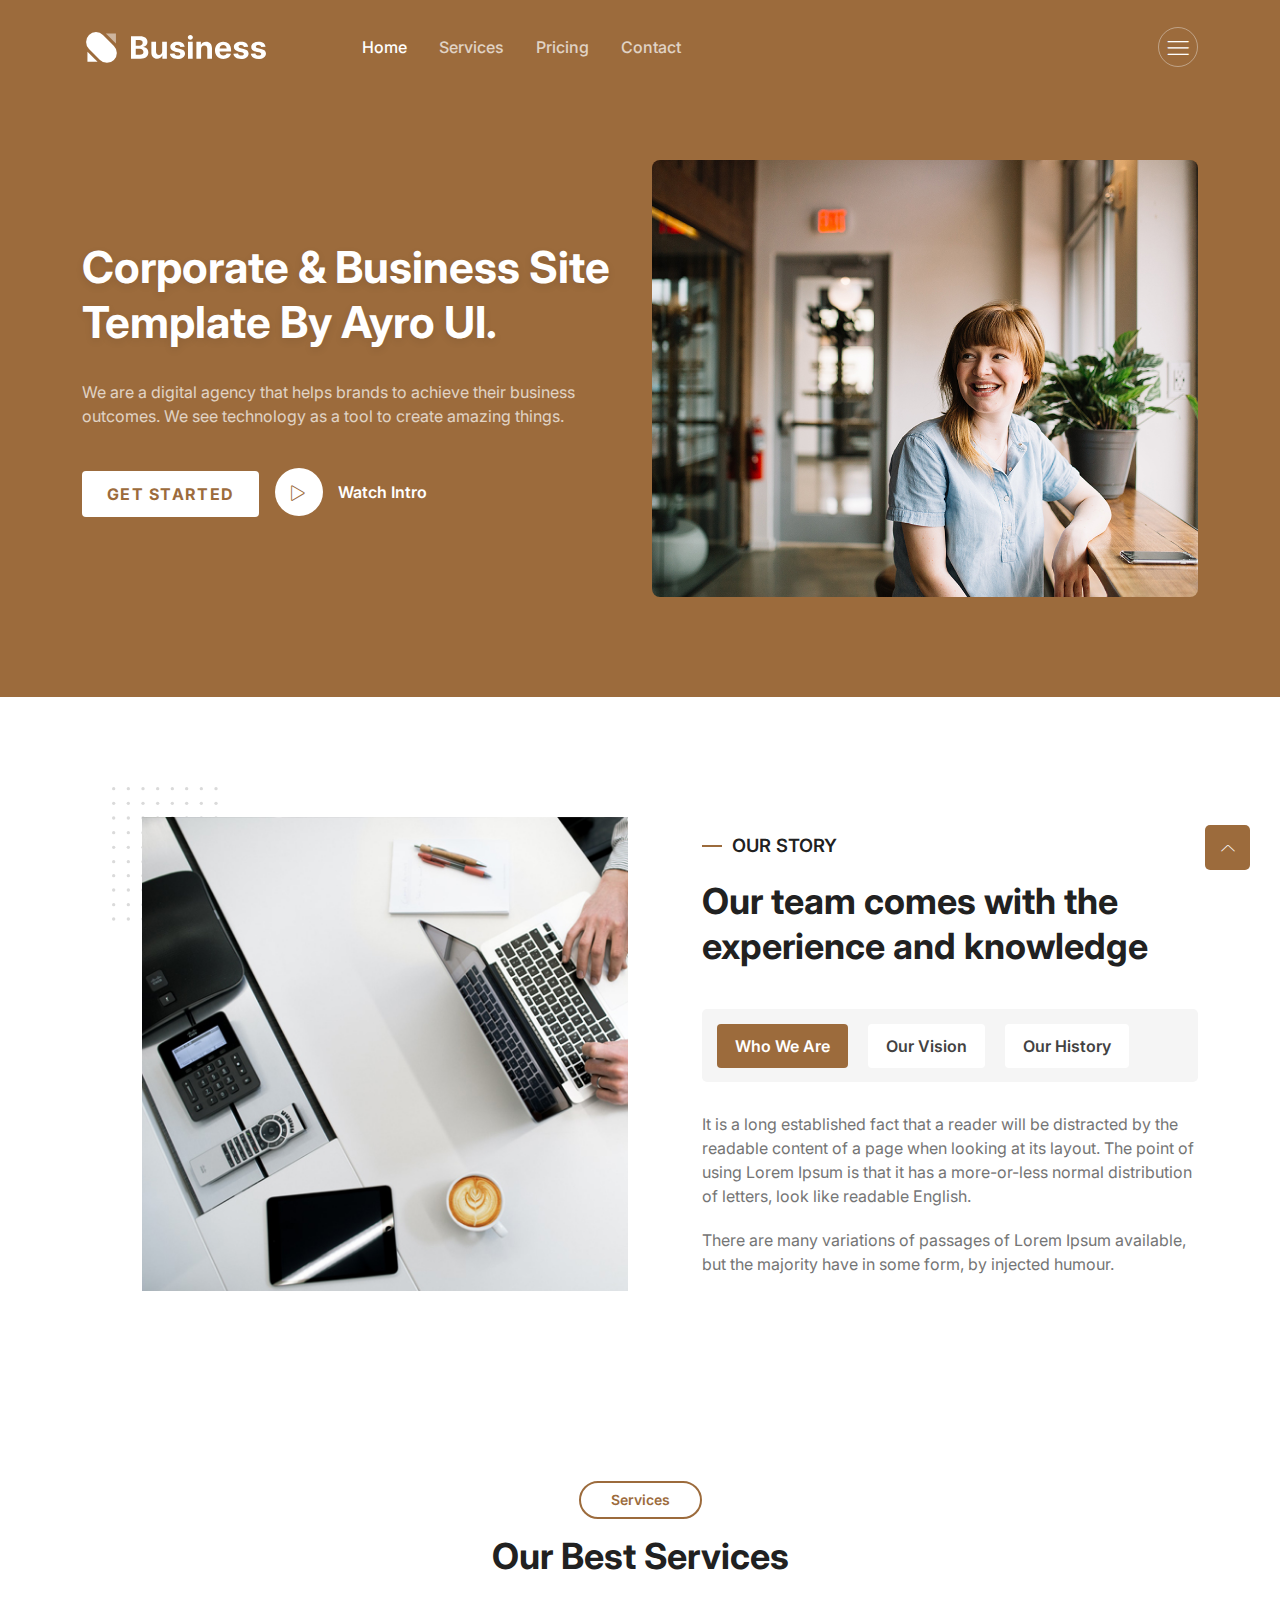
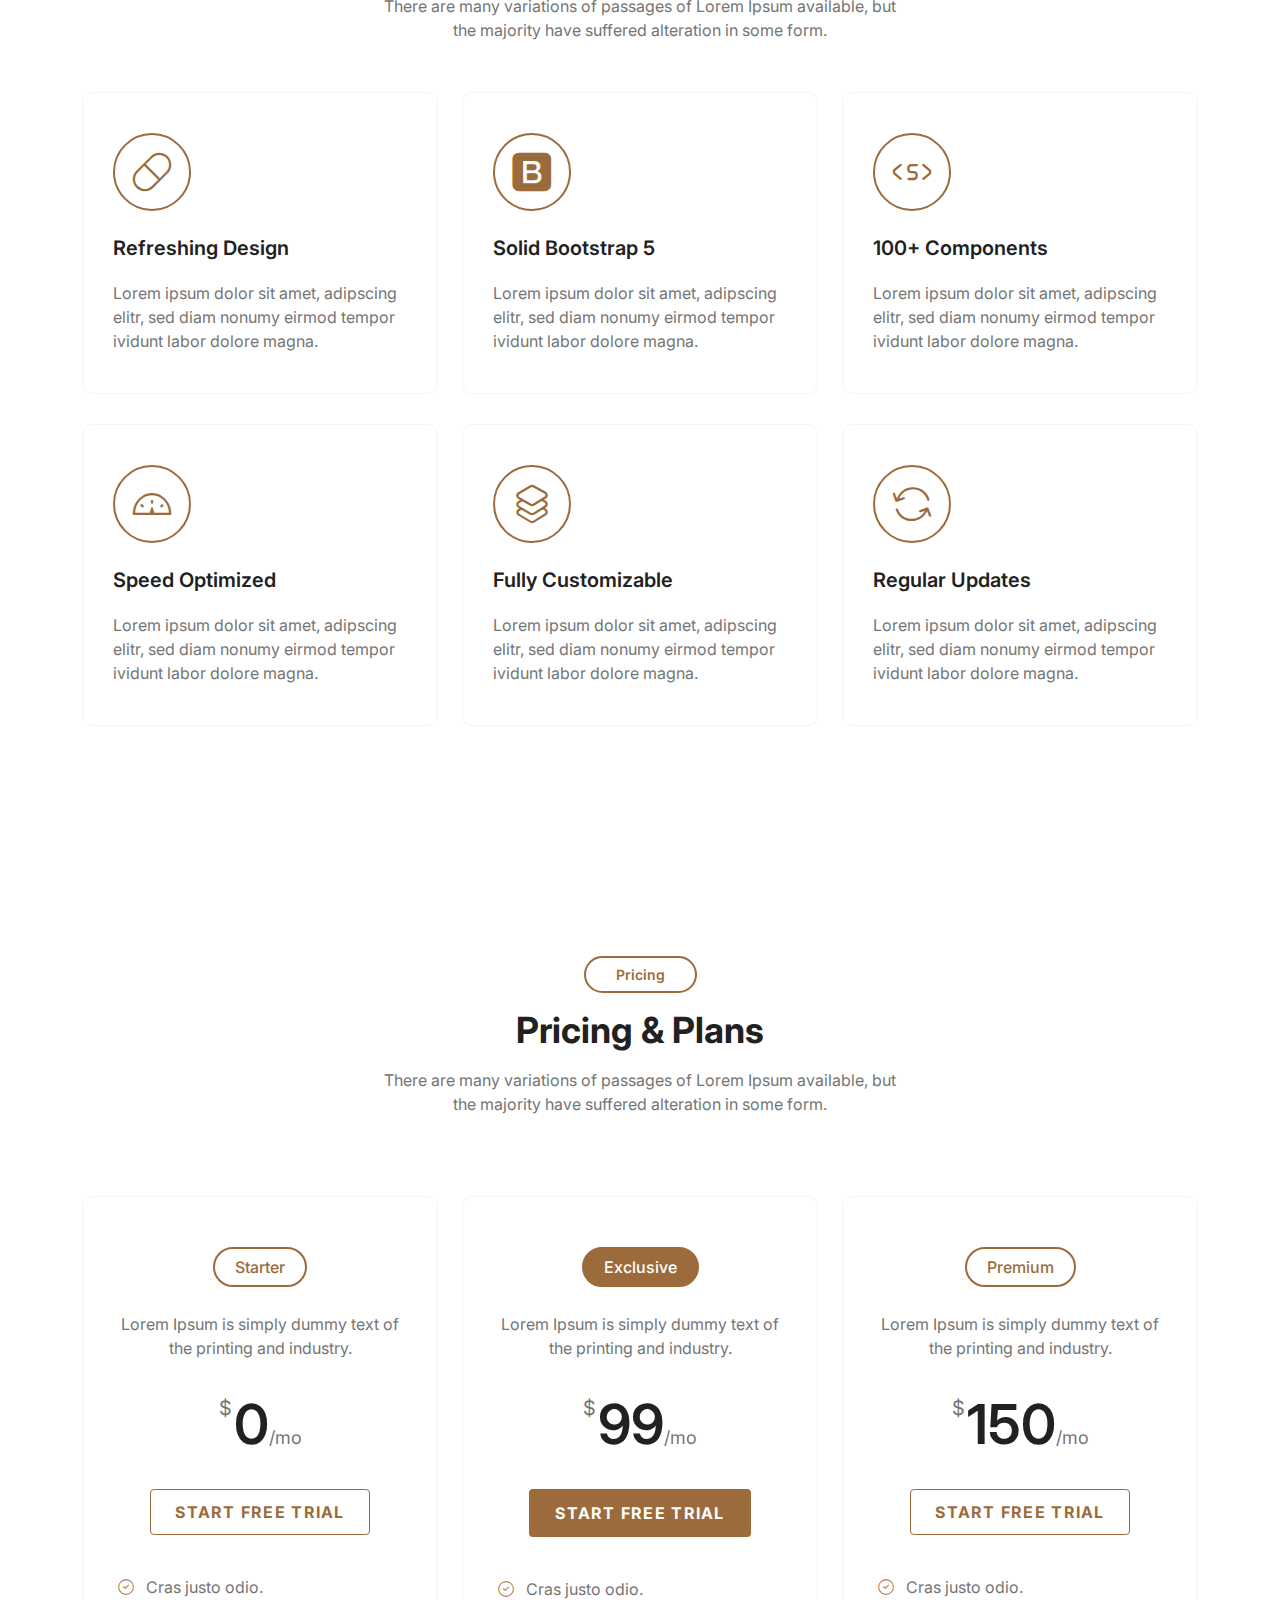
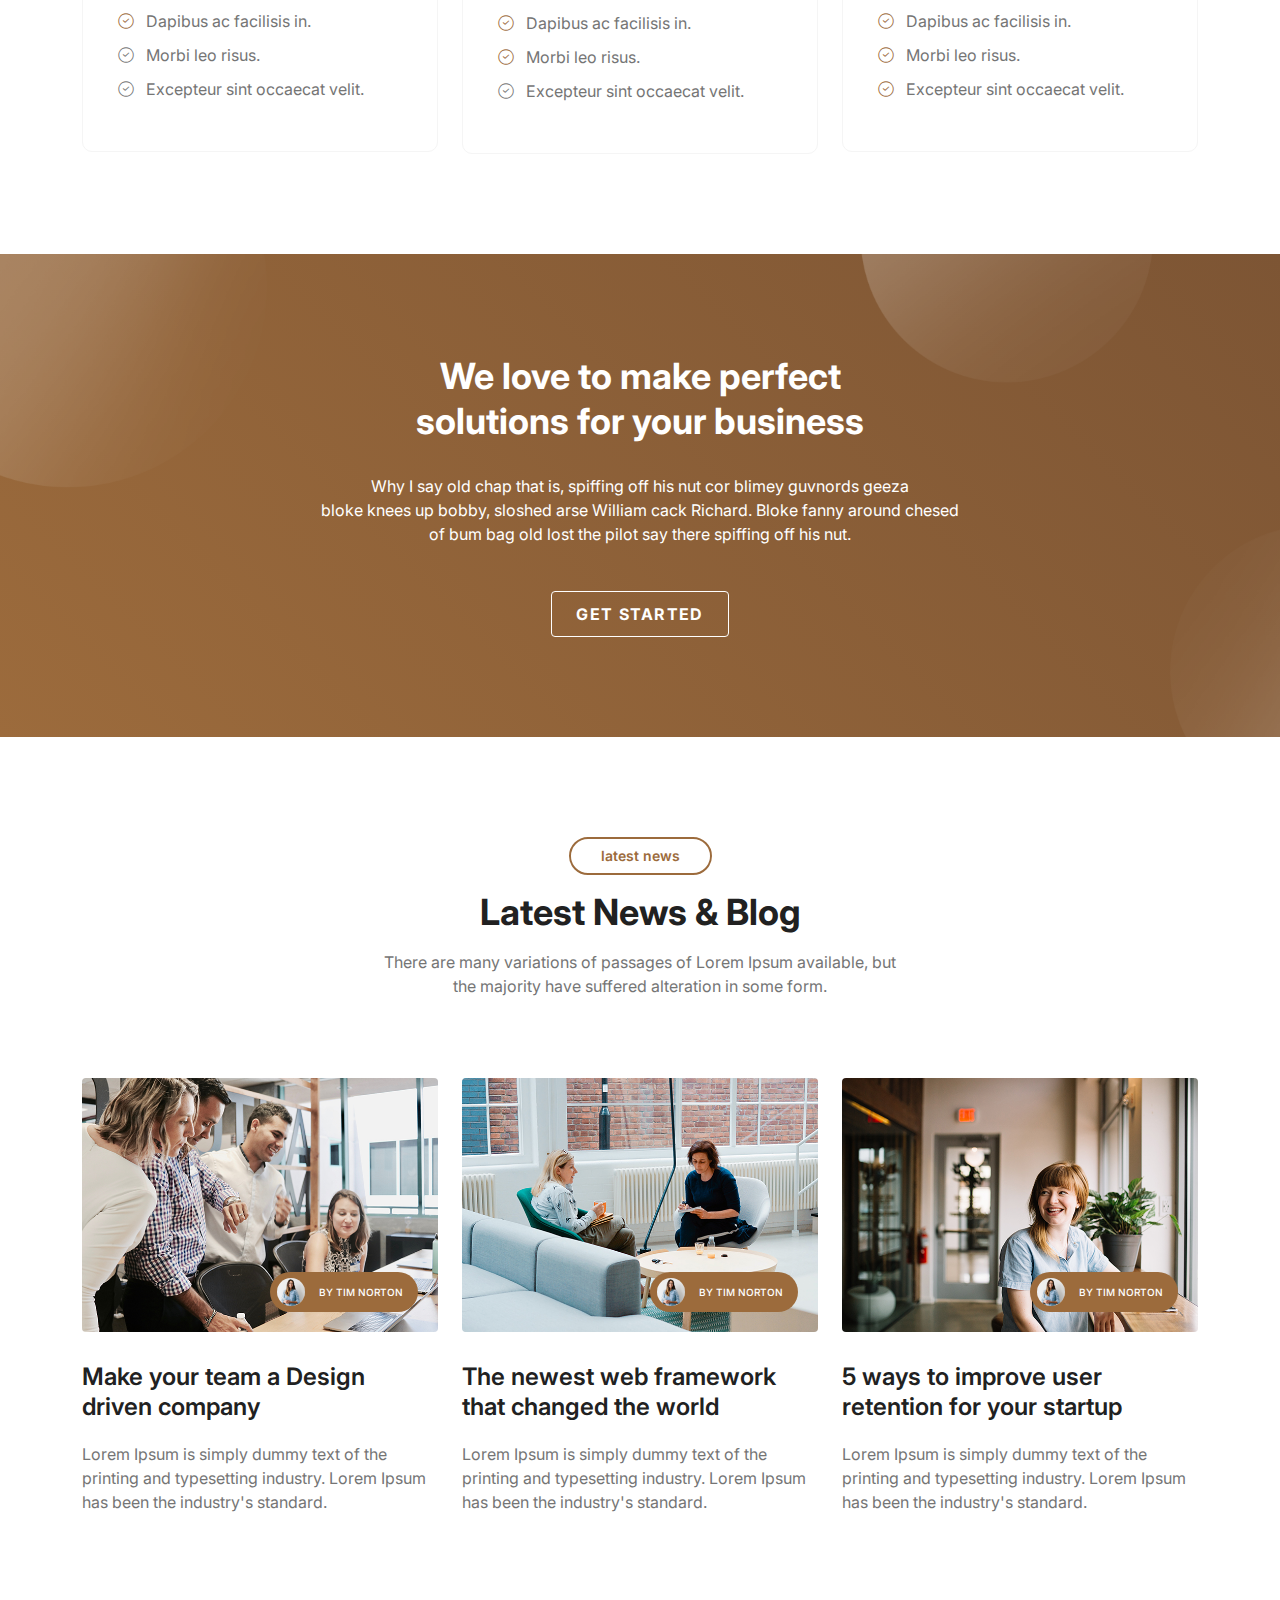
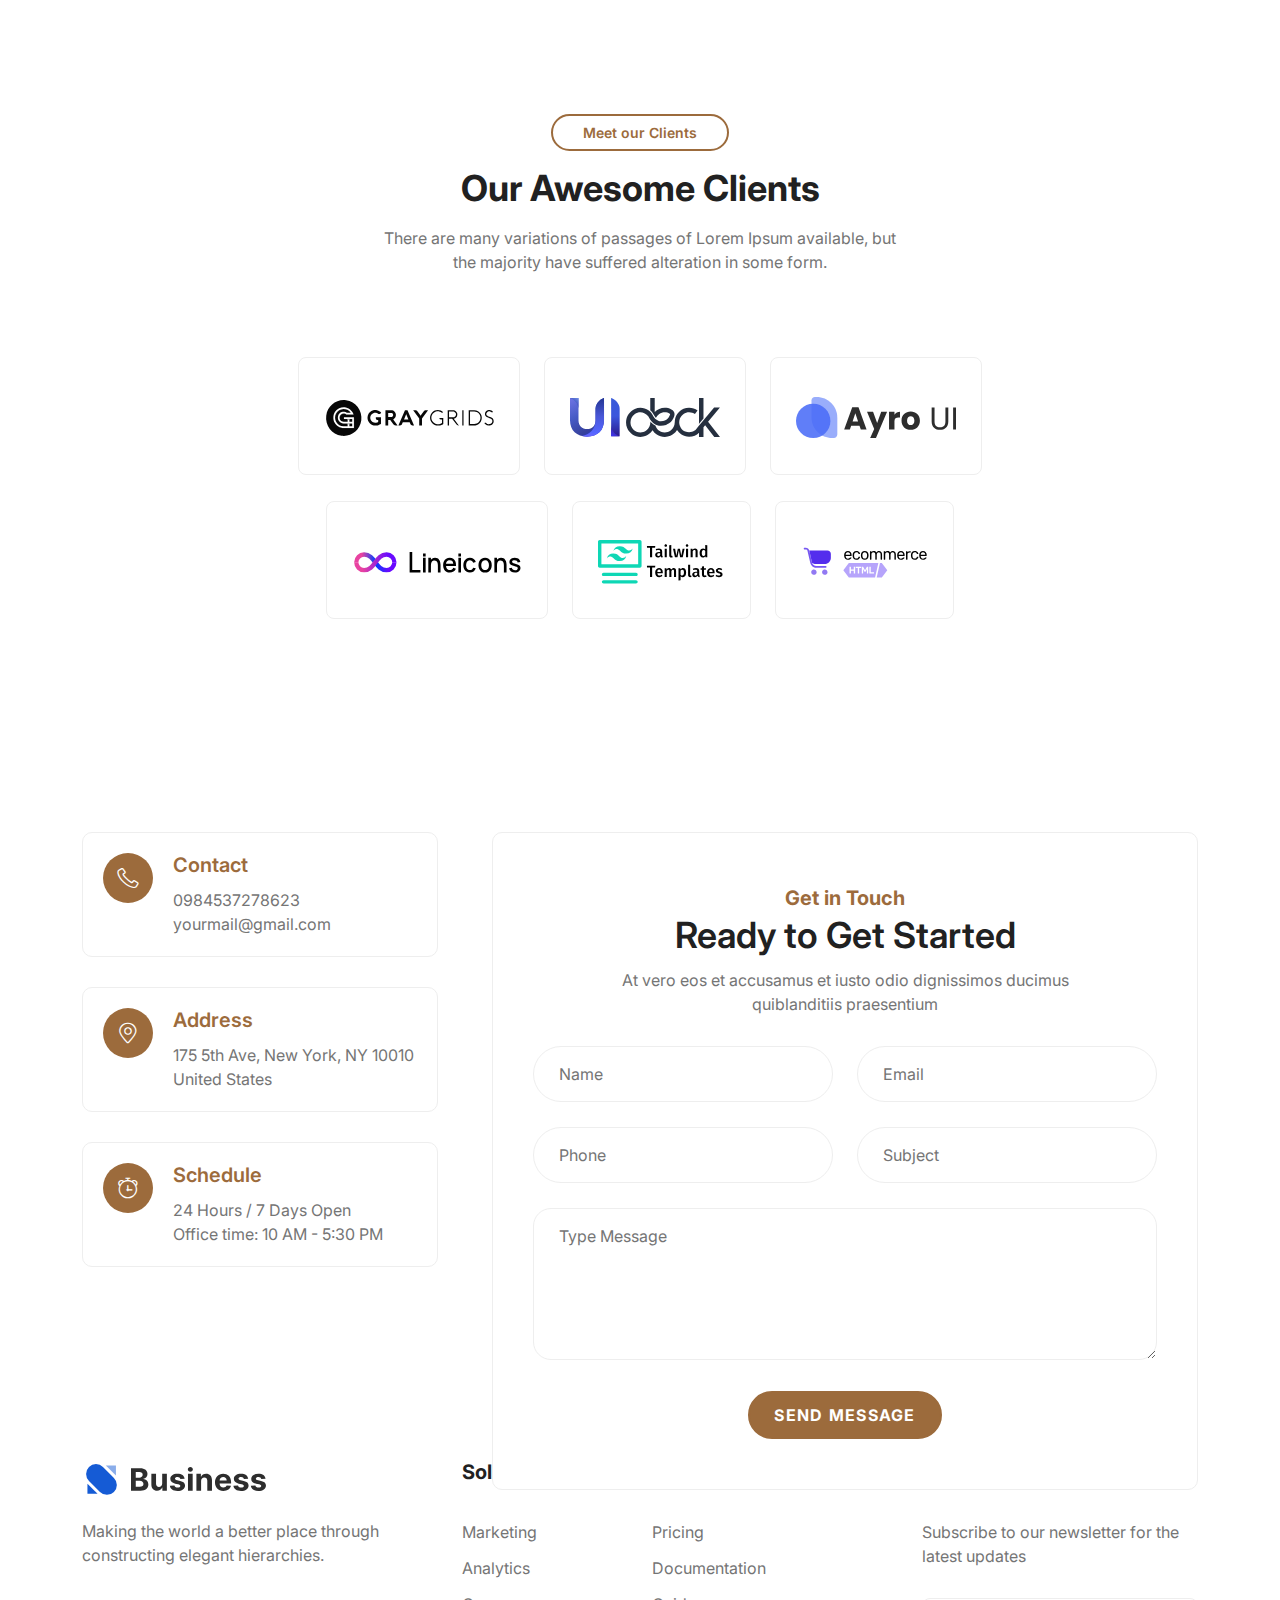
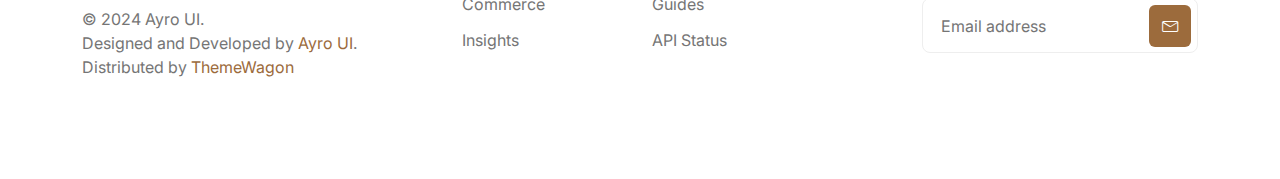
<file: base.html>
<!DOCTYPE html>
<html lang="en">

<head>
  <!--====== Required meta tags ======-->
  <meta charset="utf-8" />
  <meta http-equiv="x-ua-compatible" content="ie=edge" />
  <meta name="description" content="" />
  <meta name="viewport" content="width=device-width, initial-scale=1, shrink-to-fit=no" />

  <!--====== Title ======-->
  <title>Business | Bootstrap 5 Business Template</title>

  <!--====== Favicon Icon ======-->
  <link rel="shortcut icon" href="../assets/images/favicon.svg" type="image/svg" />

  <!--====== Bootstrap css ======-->
  <link rel="stylesheet" href="assets/css/bootstrap.min.css" />

  <!--====== Line Icons css ======-->
  <link rel="stylesheet" href="assets/css/lineicons.css" />

  <!--====== Tiny Slider css ======-->
  <link rel="stylesheet" href="assets/css/tiny-slider.css" />

  <!--====== gLightBox css ======-->
  <link rel="stylesheet" href="assets/css/glightbox.min.css" />

  <link rel="stylesheet" href="style.css" />
</head>

<body>

  <!--====== NAVBAR NINE PART START ======-->

  <section class="navbar-area navbar-nine">
    <div class="container">
      <div class="row">
        <div class="col-lg-12">
          <nav class="navbar navbar-expand-lg">
            <a class="navbar-brand" href="index.html">
              <img src="assets/images/white-logo.svg" alt="Logo" />
            </a>
            <button class="navbar-toggler" type="button" data-bs-toggle="collapse" data-bs-target="#navbarNine"
              aria-controls="navbarNine" aria-expanded="false" aria-label="Toggle navigation">
              <span class="toggler-icon"></span>
              <span class="toggler-icon"></span>
              <span class="toggler-icon"></span>
            </button>

            <div class="collapse navbar-collapse sub-menu-bar" id="navbarNine">
              <ul class="navbar-nav me-auto">
                <li class="nav-item">
                  <a class="page-scroll active" href="#hero-area">Home</a>
                </li>
                <li class="nav-item">
                  <a class="page-scroll" href="#services">Services</a>
                </li>

                <li class="nav-item">
                  <a class="page-scroll" href="#pricing">Pricing</a>
                </li>
                <li class="nav-item">
                  <a class="page-scroll" href="#contact">Contact</a>
                </li>
              </ul>
            </div>

            <div class="navbar-btn d-none d-lg-inline-block">
              <a class="menu-bar" href="#side-menu-left"><i class="lni lni-menu"></i></a>
            </div>
          </nav>
          <!-- navbar -->
        </div>
      </div>
      <!-- row -->
    </div>
    <!-- container -->
  </section>

  <!--====== NAVBAR NINE PART ENDS ======-->

  <!--====== SIDEBAR PART START ======-->

  <div class="sidebar-left">
    <div class="sidebar-close">
      <a class="close" href="#close"><i class="lni lni-close"></i></a>
    </div>
    <div class="sidebar-content">
      <div class="sidebar-logo">
        <a href="index.html"><img src="assets/images/logo.svg" alt="Logo" /></a>
      </div>
      <p class="text">Lorem ipsum dolor sit amet adipisicing elit. Sapiente fuga nisi rerum iusto intro.</p>
      <!-- logo -->
      <div class="sidebar-menu">
        <h5 class="menu-title">Quick Links</h5>
        <ul>
          <li><a href="javascript:void(0)">About Us</a></li>
          <li><a href="javascript:void(0)">Our Team</a></li>
          <li><a href="javascript:void(0)">Latest News</a></li>
          <li><a href="javascript:void(0)">Contact Us</a></li>
        </ul>
      </div>
      <!-- menu -->
      <div class="sidebar-social align-items-center justify-content-center">
        <h5 class="social-title">Follow Us On</h5>
        <ul>
          <li>
            <a href="javascript:void(0)"><i class="lni lni-facebook-filled"></i></a>
          </li>
          <li>
            <a href="javascript:void(0)"><i class="lni lni-twitter-original"></i></a>
          </li>
          <li>
            <a href="javascript:void(0)"><i class="lni lni-linkedin-original"></i></a>
          </li>
          <li>
            <a href="javascript:void(0)"><i class="lni lni-youtube"></i></a>
          </li>
        </ul>
      </div>
      <!-- sidebar social -->
    </div>
    <!-- content -->
  </div>
  <div class="overlay-left"></div>

  <!--====== SIDEBAR PART ENDS ======-->

  <!-- Start header Area -->
  <section id="hero-area" class="header-area header-eight">
    <div class="container">
      <div class="row align-items-center">
        <div class="col-lg-6 col-md-12 col-12">
          <div class="header-content">
            <h1>Corporate & Business Site Template by Ayro UI.</h1>
            <p>
              We are a digital agency that helps brands to achieve their
              business outcomes. We see technology as a tool to create amazing
              things.
            </p>
            <div class="button">
              <a href="javascript:void(0)" class="btn primary-btn">Get Started</a>
              <a href="https://www.youtube.com/watch?v=r44RKWyfcFw&fbclid=IwAR21beSJORalzmzokxDRcGfkZA1AtRTE__l5N4r09HcGS5Y6vOluyouM9EM"
                class="glightbox video-button">
                <span class="btn icon-btn rounded-full">
                  <i class="lni lni-play"></i>
                </span>
                <span class="text">Watch Intro</span>
              </a>
            </div>
          </div>
        </div>
        <div class="col-lg-6 col-md-12 col-12">
          <div class="header-image">
            <img src="assets/images/header/hero-image.jpg" alt="#" />
          </div>
        </div>
      </div>
    </div>
  </section>
  <!-- End header Area -->

  <!--====== ABOUT FIVE PART START ======-->

  <section class="about-area about-five">
    <div class="container">
      <div class="row align-items-center">
        <div class="col-lg-6 col-12">
          <div class="about-image-five">
            <svg class="shape" width="106" height="134" viewBox="0 0 106 134" fill="none"
              xmlns="http://www.w3.org/2000/svg">
              <circle cx="1.66654" cy="1.66679" r="1.66667" fill="#DADADA" />
              <circle cx="1.66654" cy="16.3335" r="1.66667" fill="#DADADA" />
              <circle cx="1.66654" cy="31.0001" r="1.66667" fill="#DADADA" />
              <circle cx="1.66654" cy="45.6668" r="1.66667" fill="#DADADA" />
              <circle cx="1.66654" cy="60.3335" r="1.66667" fill="#DADADA" />
              <circle cx="1.66654" cy="88.6668" r="1.66667" fill="#DADADA" />
              <circle cx="1.66654" cy="117.667" r="1.66667" fill="#DADADA" />
              <circle cx="1.66654" cy="74.6668" r="1.66667" fill="#DADADA" />
              <circle cx="1.66654" cy="103" r="1.66667" fill="#DADADA" />
              <circle cx="1.66654" cy="132" r="1.66667" fill="#DADADA" />
              <circle cx="16.3333" cy="1.66679" r="1.66667" fill="#DADADA" />
              <circle cx="16.3333" cy="16.3335" r="1.66667" fill="#DADADA" />
              <circle cx="16.3333" cy="31.0001" r="1.66667" fill="#DADADA" />
              <circle cx="16.3333" cy="45.6668" r="1.66667" fill="#DADADA" />
              <circle cx="16.333" cy="60.3335" r="1.66667" fill="#DADADA" />
              <circle cx="16.333" cy="88.6668" r="1.66667" fill="#DADADA" />
              <circle cx="16.333" cy="117.667" r="1.66667" fill="#DADADA" />
              <circle cx="16.333" cy="74.6668" r="1.66667" fill="#DADADA" />
              <circle cx="16.333" cy="103" r="1.66667" fill="#DADADA" />
              <circle cx="16.333" cy="132" r="1.66667" fill="#DADADA" />
              <circle cx="30.9998" cy="1.66679" r="1.66667" fill="#DADADA" />
              <circle cx="74.6665" cy="1.66679" r="1.66667" fill="#DADADA" />
              <circle cx="30.9998" cy="16.3335" r="1.66667" fill="#DADADA" />
              <circle cx="74.6665" cy="16.3335" r="1.66667" fill="#DADADA" />
              <circle cx="30.9998" cy="31.0001" r="1.66667" fill="#DADADA" />
              <circle cx="74.6665" cy="31.0001" r="1.66667" fill="#DADADA" />
              <circle cx="30.9998" cy="45.6668" r="1.66667" fill="#DADADA" />
              <circle cx="74.6665" cy="45.6668" r="1.66667" fill="#DADADA" />
              <circle cx="31" cy="60.3335" r="1.66667" fill="#DADADA" />
              <circle cx="74.6668" cy="60.3335" r="1.66667" fill="#DADADA" />
              <circle cx="31" cy="88.6668" r="1.66667" fill="#DADADA" />
              <circle cx="74.6668" cy="88.6668" r="1.66667" fill="#DADADA" />
              <circle cx="31" cy="117.667" r="1.66667" fill="#DADADA" />
              <circle cx="74.6668" cy="117.667" r="1.66667" fill="#DADADA" />
              <circle cx="31" cy="74.6668" r="1.66667" fill="#DADADA" />
              <circle cx="74.6668" cy="74.6668" r="1.66667" fill="#DADADA" />
              <circle cx="31" cy="103" r="1.66667" fill="#DADADA" />
              <circle cx="74.6668" cy="103" r="1.66667" fill="#DADADA" />
              <circle cx="31" cy="132" r="1.66667" fill="#DADADA" />
              <circle cx="74.6668" cy="132" r="1.66667" fill="#DADADA" />
              <circle cx="45.6665" cy="1.66679" r="1.66667" fill="#DADADA" />
              <circle cx="89.3333" cy="1.66679" r="1.66667" fill="#DADADA" />
              <circle cx="45.6665" cy="16.3335" r="1.66667" fill="#DADADA" />
              <circle cx="89.3333" cy="16.3335" r="1.66667" fill="#DADADA" />
              <circle cx="45.6665" cy="31.0001" r="1.66667" fill="#DADADA" />
              <circle cx="89.3333" cy="31.0001" r="1.66667" fill="#DADADA" />
              <circle cx="45.6665" cy="45.6668" r="1.66667" fill="#DADADA" />
              <circle cx="89.3333" cy="45.6668" r="1.66667" fill="#DADADA" />
              <circle cx="45.6665" cy="60.3335" r="1.66667" fill="#DADADA" />
              <circle cx="89.3333" cy="60.3335" r="1.66667" fill="#DADADA" />
              <circle cx="45.6665" cy="88.6668" r="1.66667" fill="#DADADA" />
              <circle cx="89.3333" cy="88.6668" r="1.66667" fill="#DADADA" />
              <circle cx="45.6665" cy="117.667" r="1.66667" fill="#DADADA" />
              <circle cx="89.3333" cy="117.667" r="1.66667" fill="#DADADA" />
              <circle cx="45.6665" cy="74.6668" r="1.66667" fill="#DADADA" />
              <circle cx="89.3333" cy="74.6668" r="1.66667" fill="#DADADA" />
              <circle cx="45.6665" cy="103" r="1.66667" fill="#DADADA" />
              <circle cx="89.3333" cy="103" r="1.66667" fill="#DADADA" />
              <circle cx="45.6665" cy="132" r="1.66667" fill="#DADADA" />
              <circle cx="89.3333" cy="132" r="1.66667" fill="#DADADA" />
              <circle cx="60.3333" cy="1.66679" r="1.66667" fill="#DADADA" />
              <circle cx="104" cy="1.66679" r="1.66667" fill="#DADADA" />
              <circle cx="60.3333" cy="16.3335" r="1.66667" fill="#DADADA" />
              <circle cx="104" cy="16.3335" r="1.66667" fill="#DADADA" />
              <circle cx="60.3333" cy="31.0001" r="1.66667" fill="#DADADA" />
              <circle cx="104" cy="31.0001" r="1.66667" fill="#DADADA" />
              <circle cx="60.3333" cy="45.6668" r="1.66667" fill="#DADADA" />
              <circle cx="104" cy="45.6668" r="1.66667" fill="#DADADA" />
              <circle cx="60.333" cy="60.3335" r="1.66667" fill="#DADADA" />
              <circle cx="104" cy="60.3335" r="1.66667" fill="#DADADA" />
              <circle cx="60.333" cy="88.6668" r="1.66667" fill="#DADADA" />
              <circle cx="104" cy="88.6668" r="1.66667" fill="#DADADA" />
              <circle cx="60.333" cy="117.667" r="1.66667" fill="#DADADA" />
              <circle cx="104" cy="117.667" r="1.66667" fill="#DADADA" />
              <circle cx="60.333" cy="74.6668" r="1.66667" fill="#DADADA" />
              <circle cx="104" cy="74.6668" r="1.66667" fill="#DADADA" />
              <circle cx="60.333" cy="103" r="1.66667" fill="#DADADA" />
              <circle cx="104" cy="103" r="1.66667" fill="#DADADA" />
              <circle cx="60.333" cy="132" r="1.66667" fill="#DADADA" />
              <circle cx="104" cy="132" r="1.66667" fill="#DADADA" />
            </svg>
            <img src="assets/images/about/about-img1.jpg" alt="about" />
          </div>
        </div>
        <div class="col-lg-6 col-12">
          <div class="about-five-content">
            <h6 class="small-title text-lg">OUR STORY</h6>
            <h2 class="main-title fw-bold">Our team comes with the experience and knowledge</h2>
            <div class="about-five-tab">
              <nav>
                <div class="nav nav-tabs" id="nav-tab" role="tablist">
                  <button class="nav-link active" id="nav-who-tab" data-bs-toggle="tab" data-bs-target="#nav-who"
                    type="button" role="tab" aria-controls="nav-who" aria-selected="true">Who We Are</button>
                  <button class="nav-link" id="nav-vision-tab" data-bs-toggle="tab" data-bs-target="#nav-vision"
                    type="button" role="tab" aria-controls="nav-vision" aria-selected="false">our Vision</button>
                  <button class="nav-link" id="nav-history-tab" data-bs-toggle="tab" data-bs-target="#nav-history"
                    type="button" role="tab" aria-controls="nav-history" aria-selected="false">our History</button>
                </div>
              </nav>
              <div class="tab-content" id="nav-tabContent">
                <div class="tab-pane fade show active" id="nav-who" role="tabpanel" aria-labelledby="nav-who-tab">
                  <p>It is a long established fact that a reader will be distracted by the readable content of a page
                    when
                    looking at its layout. The point of using Lorem Ipsum is that it has a more-or-less normal
                    distribution of letters, look like readable English.</p>
                  <p>There are many variations of passages of Lorem Ipsum available, but the majority have in some
                    form,
                    by injected humour.</p>
                </div>
                <div class="tab-pane fade" id="nav-vision" role="tabpanel" aria-labelledby="nav-vision-tab">
                  <p>It is a long established fact that a reader will be distracted by the readable content of a page
                    when
                    looking at its layout. The point of using Lorem Ipsum is that it has a more-or-less normal
                    distribution of letters, look like readable English.</p>
                  <p>There are many variations of passages of Lorem Ipsum available, but the majority have in some
                    form,
                    by injected humour.</p>
                </div>
                <div class="tab-pane fade" id="nav-history" role="tabpanel" aria-labelledby="nav-history-tab">
                  <p>It is a long established fact that a reader will be distracted by the readable content of a page
                    when
                    looking at its layout. The point of using Lorem Ipsum is that it has a more-or-less normal
                    distribution of letters, look like readable English.</p>
                  <p>There are many variations of passages of Lorem Ipsum available, but the majority have in some
                    form,
                    by injected humour.</p>
                </div>
              </div>
            </div>
          </div>
        </div>
      </div>
    </div>
    <!-- container -->
  </section>

  <!--====== ABOUT FIVE PART ENDS ======-->

  <!-- ===== service-area start ===== -->
  <section id="services" class="services-area services-eight">
    <!--======  Start Section Title Five ======-->
    <div class="section-title-five">
      <div class="container">
        <div class="row">
          <div class="col-12">
            <div class="content">
              <h6>Services</h6>
              <h2 class="fw-bold">Our Best Services</h2>
              <p>
                There are many variations of passages of Lorem Ipsum available,
                but the majority have suffered alteration in some form.
              </p>
            </div>
          </div>
        </div>
        <!-- row -->
      </div>
      <!-- container -->
    </div>
    <!--======  End Section Title Five ======-->
    <div class="container">
      <div class="row">
        <div class="col-lg-4 col-md-6">
          <div class="single-services">
            <div class="service-icon">
              <i class="lni lni-capsule"></i>
            </div>
            <div class="service-content">
              <h4>Refreshing Design</h4>
              <p>
                Lorem ipsum dolor sit amet, adipscing elitr, sed diam nonumy
                eirmod tempor ividunt labor dolore magna.
              </p>
            </div>
          </div>
        </div>
        <div class="col-lg-4 col-md-6">
          <div class="single-services">
            <div class="service-icon">
              <i class="lni lni-bootstrap"></i>
            </div>
            <div class="service-content">
              <h4>Solid Bootstrap 5</h4>
              <p>
                Lorem ipsum dolor sit amet, adipscing elitr, sed diam nonumy
                eirmod tempor ividunt labor dolore magna.
              </p>
            </div>
          </div>
        </div>
        <div class="col-lg-4 col-md-6">
          <div class="single-services">
            <div class="service-icon">
              <i class="lni lni-shortcode"></i>
            </div>
            <div class="service-content">
              <h4>100+ Components</h4>
              <p>
                Lorem ipsum dolor sit amet, adipscing elitr, sed diam nonumy
                eirmod tempor ividunt labor dolore magna.
              </p>
            </div>
          </div>
        </div>
        <div class="col-lg-4 col-md-6">
          <div class="single-services">
            <div class="service-icon">
              <i class="lni lni-dashboard"></i>
            </div>
            <div class="service-content">
              <h4>Speed Optimized</h4>
              <p>
                Lorem ipsum dolor sit amet, adipscing elitr, sed diam nonumy
                eirmod tempor ividunt labor dolore magna.
              </p>
            </div>
          </div>
        </div>
        <div class="col-lg-4 col-md-6">
          <div class="single-services">
            <div class="service-icon">
              <i class="lni lni-layers"></i>
            </div>
            <div class="service-content">
              <h4>Fully Customizable</h4>
              <p>
                Lorem ipsum dolor sit amet, adipscing elitr, sed diam nonumy
                eirmod tempor ividunt labor dolore magna.
              </p>
            </div>
          </div>
        </div>
        <div class="col-lg-4 col-md-6">
          <div class="single-services">
            <div class="service-icon">
              <i class="lni lni-reload"></i>
            </div>
            <div class="service-content">
              <h4>Regular Updates</h4>
              <p>
                Lorem ipsum dolor sit amet, adipscing elitr, sed diam nonumy
                eirmod tempor ividunt labor dolore magna.
              </p>
            </div>
          </div>
        </div>
      </div>
    </div>
  </section>
  <!-- ===== service-area end ===== -->


  <!-- Start Pricing  Area -->
  <section id="pricing" class="pricing-area pricing-fourteen">
    <!--======  Start Section Title Five ======-->
    <div class="section-title-five">
      <div class="container">
        <div class="row">
          <div class="col-12">
            <div class="content">
              <h6>Pricing</h6>
              <h2 class="fw-bold">Pricing & Plans</h2>
              <p>
                There are many variations of passages of Lorem Ipsum available,
                but the majority have suffered alteration in some form.
              </p>
            </div>
          </div>
        </div>
        <!-- row -->
      </div>
      <!-- container -->
    </div>
    <!--======  End Section Title Five ======-->
    <div class="container">
      <div class="row">
        <div class="col-lg-4 col-md-6 col-12">
          <div class="pricing-style-fourteen">
            <div class="table-head">
              <h6 class="title">Starter</h4>
                <p>Lorem Ipsum is simply dummy text of the printing and industry.</p>
                <div class="price">
                  <h2 class="amount">
                    <span class="currency">$</span>0<span class="duration">/mo </span>
                  </h2>
                </div>
            </div>

            <div class="light-rounded-buttons">
              <a href="javascript:void(0)" class="btn primary-btn-outline">
                Start free trial
              </a>
            </div>

            <div class="table-content">
              <ul class="table-list">
                <li> <i class="lni lni-checkmark-circle"></i> Cras justo odio.</li>
                <li> <i class="lni lni-checkmark-circle"></i> Dapibus ac facilisis in.</li>
                <li> <i class="lni lni-checkmark-circle deactive"></i> Morbi leo risus.</li>
                <li> <i class="lni lni-checkmark-circle deactive"></i> Excepteur sint occaecat velit.</li>
              </ul>
            </div>
          </div>
        </div>
        <div class="col-lg-4 col-md-6 col-12">
          <div class="pricing-style-fourteen middle">
            <div class="table-head">
              <h6 class="title">Exclusive</h4>
                <p>Lorem Ipsum is simply dummy text of the printing and industry.</p>
                <div class="price">
                  <h2 class="amount">
                    <span class="currency">$</span>99<span class="duration">/mo </span>
                  </h2>
                </div>
            </div>

            <div class="light-rounded-buttons">
              <a href="javascript:void(0)" class="btn primary-btn">
                Start free trial
              </a>
            </div>

            <div class="table-content">
              <ul class="table-list">
                <li> <i class="lni lni-checkmark-circle"></i> Cras justo odio.</li>
                <li> <i class="lni lni-checkmark-circle"></i> Dapibus ac facilisis in.</li>
                <li> <i class="lni lni-checkmark-circle"></i> Morbi leo risus.</li>
                <li> <i class="lni lni-checkmark-circle deactive"></i> Excepteur sint occaecat velit.</li>
              </ul>
            </div>
          </div>
        </div>
        <div class="col-lg-4 col-md-6 col-12">
          <div class="pricing-style-fourteen">
            <div class="table-head">
              <h6 class="title">Premium</h4>
                <p>Lorem Ipsum is simply dummy text of the printing and industry.</p>
                <div class="price">
                  <h2 class="amount">
                    <span class="currency">$</span>150<span class="duration">/mo </span>
                  </h2>
                </div>
            </div>

            <div class="light-rounded-buttons">
              <a href="javascript:void(0)" class="btn primary-btn-outline">
                Start free trial
              </a>
            </div>

            <div class="table-content">
              <ul class="table-list">
                <li> <i class="lni lni-checkmark-circle"></i> Cras justo odio.</li>
                <li> <i class="lni lni-checkmark-circle"></i> Dapibus ac facilisis in.</li>
                <li> <i class="lni lni-checkmark-circle"></i> Morbi leo risus.</li>
                <li> <i class="lni lni-checkmark-circle"></i> Excepteur sint occaecat velit.</li>
              </ul>
            </div>
          </div>
        </div>
      </div>
    </div>
  </section>
  <!--/ End Pricing  Area -->



  <!-- Start Cta Area -->
  <section id="call-action" class="call-action">
    <div class="container">
      <div class="row justify-content-center">
        <div class="col-xxl-6 col-xl-7 col-lg-8 col-md-9">
          <div class="inner-content">
            <h2>We love to make perfect <br />solutions for your business</h2>
            <p>
              Why I say old chap that is, spiffing off his nut cor blimey
              guvnords geeza<br />
              bloke knees up bobby, sloshed arse William cack Richard. Bloke
              fanny around chesed of bum bag old lost the pilot say there
              spiffing off his nut.
            </p>
            <div class="light-rounded-buttons">
              <a href="javascript:void(0)" class="btn primary-btn-outline">Get Started</a>
            </div>
          </div>
        </div>
      </div>
    </div>
  </section>
  <!-- End Cta Area -->



  <!-- Start Latest News Area -->
  <div id="blog" class="latest-news-area section">
    <!--======  Start Section Title Five ======-->
    <div class="section-title-five">
      <div class="container">
        <div class="row">
          <div class="col-12">
            <div class="content">
              <h6>latest news</h6>
              <h2 class="fw-bold">Latest News & Blog</h2>
              <p>
                There are many variations of passages of Lorem Ipsum available,
                but the majority have suffered alteration in some form.
              </p>
            </div>
          </div>
        </div>
        <!-- row -->
      </div>
      <!-- container -->
    </div>
    <!--======  End Section Title Five ======-->
    <div class="container">
      <div class="row">
        <div class="col-lg-4 col-md-6 col-12">
          <!-- Single News -->
          <div class="single-news">
            <div class="image">
              <a href="javascript:void(0)"><img class="thumb" src="assets/images/blog/1.jpg" alt="Blog" /></a>
              <div class="meta-details">
                <img class="thumb" src="assets/images/blog/b6.jpg" alt="Author" />
                <span>BY TIM NORTON</span>
              </div>
            </div>
            <div class="content-body">
              <h4 class="title">
                <a href="javascript:void(0)"> Make your team a Design driven company </a>
              </h4>
              <p>
                Lorem Ipsum is simply dummy text of the printing and
                typesetting industry. Lorem Ipsum has been the industry's
                standard.
              </p>
            </div>
          </div>
          <!-- End Single News -->
        </div>
        <div class="col-lg-4 col-md-6 col-12">
          <!-- Single News -->
          <div class="single-news">
            <div class="image">
              <a href="javascript:void(0)"><img class="thumb" src="assets/images/blog/2.jpg" alt="Blog" /></a>
              <div class="meta-details">
                <img class="thumb" src="assets/images/blog/b6.jpg" alt="Author" />
                <span>BY TIM NORTON</span>
              </div>
            </div>
            <div class="content-body">
              <h4 class="title">
                <a href="javascript:void(0)">
                  The newest web framework that changed the world
                </a>
              </h4>
              <p>
                Lorem Ipsum is simply dummy text of the printing and
                typesetting industry. Lorem Ipsum has been the industry's
                standard.
              </p>
            </div>
          </div>
          <!-- End Single News -->
        </div>
        <div class="col-lg-4 col-md-6 col-12">
          <!-- Single News -->
          <div class="single-news">
            <div class="image">
              <a href="javascript:void(0)"><img class="thumb" src="assets/images/blog/3.jpg" alt="Blog" /></a>
              <div class="meta-details">
                <img class="thumb" src="assets/images/blog/b6.jpg" alt="Author" />
                <span>BY TIM NORTON</span>
              </div>
            </div>
            <div class="content-body">
              <h4 class="title">
                <a href="javascript:void(0)">
                  5 ways to improve user retention for your startup
                </a>
              </h4>
              <p>
                Lorem Ipsum is simply dummy text of the printing and
                typesetting industry. Lorem Ipsum has been the industry's
                standard.
              </p>
            </div>
          </div>
          <!-- End Single News -->
        </div>
      </div>
    </div>
  </div>
  <!-- End Latest News Area -->

  <!-- Start Brand Area -->
  <div id="clients" class="brand-area section">
    <!--======  Start Section Title Five ======-->
    <div class="section-title-five">
      <div class="container">
        <div class="row">
          <div class="col-12">
            <div class="content">
              <h6>Meet our Clients</h6>
              <h2 class="fw-bold">Our Awesome Clients</h2>
              <p>
                There are many variations of passages of Lorem Ipsum available,
                but the majority have suffered alteration in some form.
              </p>
            </div>
          </div>
        </div>
        <!-- row -->
      </div>
      <!-- container -->
    </div>
    <!--======  End Section Title Five ======-->
    <div class="container">
      <div class="row">
        <div class="col-lg-8 offset-lg-2 col-12">
          <div class="clients-logos">
            <div class="single-image">
              <img src="assets/images/client-logo/graygrids.svg" alt="Brand Logo Images" />
            </div>
            <div class="single-image">
              <img src="assets/images/client-logo/uideck.svg" alt="Brand Logo Images" />
            </div>
            <div class="single-image">
              <img src="assets/images/client-logo/ayroui.svg" alt="Brand Logo Images" />
            </div>
            <div class="single-image">
              <img src="assets/images/client-logo/lineicons.svg" alt="Brand Logo Images" />
            </div>
            <div class="single-image">
              <img src="assets/images/client-logo/tailwindtemplates.svg" alt="Brand Logo Images" />
            </div>
            <div class="single-image">
              <img src="assets/images/client-logo/ecomhtml.svg" alt="Brand Logo Images" />
            </div>
          </div>
        </div>
      </div>
    </div>
  </div>
  <!-- End Brand Area -->

  <!-- ========================= contact-section start ========================= -->
  <section id="contact" class="contact-section">
    <div class="container">
      <div class="row">
        <div class="col-xl-4">
          <div class="contact-item-wrapper">
            <div class="row">
              <div class="col-12 col-md-6 col-xl-12">
                <div class="contact-item">
                  <div class="contact-icon">
                    <i class="lni lni-phone"></i>
                  </div>
                  <div class="contact-content">
                    <h4>Contact</h4>
                    <p>0984537278623</p>
                    <p>yourmail@gmail.com</p>
                  </div>
                </div>
              </div>
              <div class="col-12 col-md-6 col-xl-12">
                <div class="contact-item">
                  <div class="contact-icon">
                    <i class="lni lni-map-marker"></i>
                  </div>
                  <div class="contact-content">
                    <h4>Address</h4>
                    <p>175 5th Ave, New York, NY 10010</p>
                    <p>United States</p>
                  </div>
                </div>
              </div>
              <div class="col-12 col-md-6 col-xl-12">
                <div class="contact-item">
                  <div class="contact-icon">
                    <i class="lni lni-alarm-clock"></i>
                  </div>
                  <div class="contact-content">
                    <h4>Schedule</h4>
                    <p>24 Hours / 7 Days Open</p>
                    <p>Office time: 10 AM - 5:30 PM</p>
                  </div>
                </div>
              </div>
            </div>
          </div>
        </div>
        <div class="col-xl-8">
          <div class="contact-form-wrapper">
            <div class="row">
              <div class="col-xl-10 col-lg-8 mx-auto">
                <div class="section-title text-center">
                  <span> Get in Touch </span>
                  <h2>
                    Ready to Get Started
                  </h2>
                  <p>
                    At vero eos et accusamus et iusto odio dignissimos ducimus
                    quiblanditiis praesentium
                  </p>
                </div>
              </div>
            </div>
            <form action="#" class="contact-form">
              <div class="row">
                <div class="col-md-6">
                  <input type="text" name="name" id="name" placeholder="Name" required />
                </div>
                <div class="col-md-6">
                  <input type="email" name="email" id="email" placeholder="Email" required />
                </div>
              </div>
              <div class="row">
                <div class="col-md-6">
                  <input type="text" name="phone" id="phone" placeholder="Phone" required />
                </div>
                <div class="col-md-6">
                  <input type="text" name="subject" id="email" placeholder="Subject" required />
                </div>
              </div>
              <div class="row">
                <div class="col-12">
                  <textarea name="message" id="message" placeholder="Type Message" rows="5"></textarea>
                </div>
              </div>
              <div class="row">
                <div class="col-12">
                  <div class="button text-center rounded-buttons">
                    <button type="submit" class="btn primary-btn rounded-full">
                      Send Message
                    </button>
                  </div>
                </div>
              </div>
            </form>
          </div>
        </div>
      </div>
    </div>
  </section>
  <!-- ========================= contact-section end ========================= -->

  <!-- ========================= map-section end ========================= -->
  <section class="map-section map-style-9">
    <div class="map-container">
      <object style="border:0; height: 500px; width: 100%;"
        data="https://www.google.com/maps/embed?pb=!1m18!1m12!1m3!1d3102.7887109309127!2d-77.44196278417968!3d38.95165507956235!2m3!1f0!2f0!3f0!3m2!1i1024!2i768!4f13.1!3m3!1m2!1s0x0%3A0x0!2zMzjCsDU3JzA2LjAiTiA3N8KwMjYnMjMuMiJX!5e0!3m2!1sen!2sbd!4v1545420879707"></object>
    </div>
    </div>
  </section>
  <!-- ========================= map-section end ========================= -->

  <!-- Start Footer Area -->
  <footer class="footer-area footer-eleven">
    <!-- Start Footer Top -->
    <div class="footer-top">
      <div class="container">
        <div class="inner-content">
          <div class="row">
            <div class="col-lg-4 col-md-6 col-12">
              <!-- Single Widget -->
              <div class="footer-widget f-about">
                <div class="logo">
                  <a href="index.html">
                    <img src="assets/images/logo.svg" alt="#" class="img-fluid" />
                  </a>
                </div>
                <p>
                  Making the world a better place through constructing elegant
                  hierarchies.
                </p>
                <p class="copyright-text">
                  <span>© 2024 Ayro UI.</span>Designed and Developed by
                  <a href="javascript:void(0)" rel="nofollow"> Ayro UI </a>. <br> Distributed by <a href="http://themewagon.com" target="_blank">ThemeWagon</a>
                </p>
              </div>
              <!-- End Single Widget -->
            </div>
            <div class="col-lg-2 col-md-6 col-12">
              <!-- Single Widget -->
              <div class="footer-widget f-link">
                <h5>Solutions</h5>
                <ul>
                  <li><a href="javascript:void(0)">Marketing</a></li>
                  <li><a href="javascript:void(0)">Analytics</a></li>
                  <li><a href="javascript:void(0)">Commerce</a></li>
                  <li><a href="javascript:void(0)">Insights</a></li>
                </ul>
              </div>
              <!-- End Single Widget -->
            </div>
            <div class="col-lg-2 col-md-6 col-12">
              <!-- Single Widget -->
              <div class="footer-widget f-link">
                <h5>Support</h5>
                <ul>
                  <li><a href="javascript:void(0)">Pricing</a></li>
                  <li><a href="javascript:void(0)">Documentation</a></li>
                  <li><a href="javascript:void(0)">Guides</a></li>
                  <li><a href="javascript:void(0)">API Status</a></li>
                </ul>
              </div>
              <!-- End Single Widget -->
            </div>
            <div class="col-lg-4 col-md-6 col-12">
              <!-- Single Widget -->
              <div class="footer-widget newsletter">
                <h5>Subscribe</h5>
                <p>Subscribe to our newsletter for the latest updates</p>
                <form action="#" method="get" target="_blank" class="newsletter-form">
                  <input name="EMAIL" placeholder="Email address" required="required" type="email" />
                  <div class="button">
                    <button class="sub-btn">
                      <i class="lni lni-envelope"></i>
                    </button>
                  </div>
                </form>
              </div>
              <!-- End Single Widget -->
            </div>
          </div>
        </div>
      </div>
    </div>
    <!--/ End Footer Top -->
  </footer>
  <!--/ End Footer Area -->

	

  <a href="#" class="scroll-top btn-hover">
    <i class="lni lni-chevron-up"></i>
  </a>

  <!--====== js ======-->
  <script src="assets/js/bootstrap.bundle.min.js"></script>
  <script src="assets/js/glightbox.min.js"></script>
  <script src="assets/js/main.js"></script>
  <script src="assets/js/tiny-slider.js"></script>

  <script>

    //===== close navbar-collapse when a  clicked
    let navbarTogglerNine = document.querySelector(
      ".navbar-nine .navbar-toggler"
    );
    navbarTogglerNine.addEventListener("click", function () {
      navbarTogglerNine.classList.toggle("active");
    });

    // ==== left sidebar toggle
    let sidebarLeft = document.querySelector(".sidebar-left");
    let overlayLeft = document.querySelector(".overlay-left");
    let sidebarClose = document.querySelector(".sidebar-close .close");

    overlayLeft.addEventListener("click", function () {
      sidebarLeft.classList.toggle("open");
      overlayLeft.classList.toggle("open");
    });
    sidebarClose.addEventListener("click", function () {
      sidebarLeft.classList.remove("open");
      overlayLeft.classList.remove("open");
    });

    // ===== navbar nine sideMenu
    let sideMenuLeftNine = document.querySelector(".navbar-nine .menu-bar");

    sideMenuLeftNine.addEventListener("click", function () {
      sidebarLeft.classList.add("open");
      overlayLeft.classList.add("open");
    });

    //========= glightbox
    GLightbox({
      'href': 'https://www.youtube.com/watch?v=r44RKWyfcFw&fbclid=IwAR21beSJORalzmzokxDRcGfkZA1AtRTE__l5N4r09HcGS5Y6vOluyouM9EM',
      'type': 'video',
      'source': 'youtube', //vimeo, youtube or local
      'width': 900,
      'autoplayVideos': true,
    });

  </script>
</body>

</html>
</file>
<file: assets/css/tiny-slider.css>
.tns-outer{padding:0 !important}.tns-outer [hidden]{display:none !important}.tns-outer [aria-controls],.tns-outer [data-action]{cursor:pointer}.tns-slider{-webkit-transition:all 0s;-moz-transition:all 0s;transition:all 0s}.tns-slider>.tns-item{-webkit-box-sizing:border-box;-moz-box-sizing:border-box;box-sizing:border-box}.tns-horizontal.tns-subpixel{white-space:nowrap}.tns-horizontal.tns-subpixel>.tns-item{display:inline-block;vertical-align:top;white-space:normal}.tns-horizontal.tns-no-subpixel:after{content:'';display:table;clear:both}.tns-horizontal.tns-no-subpixel>.tns-item{float:left}.tns-horizontal.tns-carousel.tns-no-subpixel>.tns-item{margin-right:-100%}.tns-no-calc{position:relative;left:0}.tns-gallery{position:relative;left:0;min-height:1px}.tns-gallery>.tns-item{position:absolute;left:-100%;-webkit-transition:transform 0s, opacity 0s;-moz-transition:transform 0s, opacity 0s;transition:transform 0s, opacity 0s}.tns-gallery>.tns-slide-active{position:relative;left:auto !important}.tns-gallery>.tns-moving{-webkit-transition:all 0.25s;-moz-transition:all 0.25s;transition:all 0.25s}.tns-autowidth{display:inline-block}.tns-lazy-img{-webkit-transition:opacity 0.6s;-moz-transition:opacity 0.6s;transition:opacity 0.6s;opacity:0.6}.tns-lazy-img.tns-complete{opacity:1}.tns-ah{-webkit-transition:height 0s;-moz-transition:height 0s;transition:height 0s}.tns-ovh{overflow:hidden}.tns-visually-hidden{position:absolute;left:-10000em}.tns-transparent{opacity:0;visibility:hidden}.tns-fadeIn{opacity:1;filter:alpha(opacity=100);z-index:0}.tns-normal,.tns-fadeOut{opacity:0;filter:alpha(opacity=0);z-index:-1}.tns-vpfix{white-space:nowrap}.tns-vpfix>div,.tns-vpfix>li{display:inline-block}.tns-t-subp2{margin:0 auto;width:310px;position:relative;height:10px;overflow:hidden}.tns-t-ct{width:2333.3333333%;width:-webkit-calc(100% * 70 / 3);width:-moz-calc(100% * 70 / 3);width:calc(100% * 70 / 3);position:absolute;right:0}.tns-t-ct:after{content:'';display:table;clear:both}.tns-t-ct>div{width:1.4285714%;width:-webkit-calc(100% / 70);width:-moz-calc(100% / 70);width:calc(100% / 70);height:10px;float:left}

/*# sourceMappingURL=sourcemaps/tiny-slider.css.map */
</file>
<file: style.css>
@import url("https://fonts.googleapis.com/css2?family=Inter:wght@200;300;400;500;600;700;800;900&display=swap");
/*===========================
  COMMON css 
===========================*/
:root {
  --font-family: "Inter", sans-serif;
  
  /* WARM PROFESSIONAL AFRICAN THEME */
  --primary: #9C6B3C; /* Warm bronze - perfect balance */
  --primary-dark: #7D5534; /* Deep bronze */
  --primary-light: #F8F3ED; /* Soft ivory */
  
  --accent: #4A7C59; /* Muted sage green */
  --accent-dark: #3A6346;
  --accent-light: #F0F4F1;
  
  --success: #388E3C;
  --success-dark: #2E7D32;
  --success-light: #E8F5E9;
  
  --secondary: #6D4C41;
  --secondary-dark: #5D4037;
  --secondary-light: #EFEBE9;
  
  --info: #1976D2;
  --info-dark: #1565C0;
  --info-light: #E3F2FD;
  
  --caution: #FF8F00;
  --caution-dark: #EF6C00;
  --caution-light: #FFF8E1;
  
  --error: #D32F2F;
  --error-dark: #C62828;
  --error-light: #FFEBEE;
  
  /* Professional neutrals */
  --black: #212121;
  --dark-1: #424242;
  --dark-2: #616161;
  --dark-3: #757575;
  
  --gray-1: #9E9E9E;
  --gray-2: #BDBDBD;
  --gray-3: #E0E0E0;
  --gray-4: #EEEEEE;
  
  --light-1: #F5F5F5;
  --light-2: #FAFAFA;
  --light-3: #FFFFFF;
  --white: #FFFFFF;
  
  /* Professional gradients */
  --gradient-1: linear-gradient(135deg, #9C6B3C 0%, #7D5534 100%);
  --gradient-2: linear-gradient(135deg, #9C6B3C 0%, #4A7C59 100%);
  --gradient-3: linear-gradient(135deg, #9C6B3C 0%, #6D4C41 100%);
  --gradient-4: linear-gradient(135deg, #4A7C59 0%, #388E3C 100%);
  --gradient-5: linear-gradient(135deg, #9C6B3C 0%, #1976D2 100%);
}

body {
  font-family: var(--font-family);
  color: var(--black);
  font-size: 16px;
}
@media (max-width: 991px) {
  body {
    font-size: 14px;
  }
}

img {
  max-width: 100%;
}

a {
  display: inline-block;
}

a,
button,
a:hover,
a:focus,
input:focus,
textarea:focus,
button:focus {
  text-decoration: none;
  outline: none;
}

ul,
ol {
  margin: 0px;
  padding: 0px;
  list-style-type: none;
}

h1,
h2,
h3,
h4,
h5,
h6 {
  font-weight: 600;
  color: var(--black);
  margin: 0px;
}

h1,
.h1 {
  font-size: 2.75em;
  line-height: 1.25;
}

h2,
.h2 {
  font-size: 2.25em;
  line-height: 1.25;
}

h3,
.h3 {
  font-size: 1.75em;
  line-height: 1.25;
}

h4,
.h4 {
  font-size: 1.5em;
  line-height: 1.25;
}

h5,
.h5 {
  font-size: 1.25em;
  line-height: 1.25;
}

h6,
.h6 {
  font-size: 0.875em;
  line-height: 1.25;
}

.display-1 {
  font-size: 5.5em;
  line-height: 1.25;
}

.display-2 {
  font-size: 4.75em;
  line-height: 1.25;
}

.display-3 {
  font-size: 4em;
  line-height: 1.25;
}

.display-4 {
  font-size: 3.25em;
  line-height: 1.25;
}

p {
  font-size: 1em;
  font-weight: 400;
  line-height: 1.5;
  color: var(--dark-3);
  margin: 0px;
}

.text-small {
  font-size: 0.875em;
  line-height: 1.5;
}

.text-lg {
  font-size: 1.15em;
  line-height: 1.5;
}

.bg_cover {
  background-repeat: no-repeat;
  background-size: cover;
  background-position: center;
}

@media (max-width: 767px) {
  .container {
    padding-left: 20px;
    padding-right: 20px;
  }
}

.btn {
  font-weight: bold;
  font-size: 16px;
  line-height: 20px;
  text-align: center;
  letter-spacing: 0.08em;
  text-transform: uppercase;
  padding: 12px 24px;
  border-radius: 4px;
  border: 1px solid transparent;
}
.btn:hover {
  color: inherit;
}
.btn:focus {
  box-shadow: none;
  outline: none;
}
.btn.btn-lg {
  font-size: 1.15em;
  padding: 16px 24px;
}
.btn.btn-sm {
  padding: 8px 16px;
}
.btn.square {
  border-radius: 0px;
}
.btn.semi-rounded {
  border-radius: 12px;
}
.btn.rounded-full {
  border-radius: 50px;
}
.btn.icon-left span,
.btn.icon-left i {
  margin-right: 8px;
}
.btn.icon-right span,
.btn.icon-right i {
  margin-left: 8px;
}
.btn.icon-btn {
  width: 48px;
  height: 48px;
  padding: 0;
  line-height: 48px;
}
.btn.icon-btn.btn-lg {
  width: 56px;
  height: 56px;
  line-height: 56px;
}
.btn.icon-btn.btn-sm {
  width: 40px;
  height: 40px;
  line-height: 40px;
}


/* ===== Buttons Css ===== */
.primary-btn {
  background: var(--primary);
  color: var(--white);
  box-shadow: var(--shadow-2);
}
.active.primary-btn, .primary-btn:hover, .primary-btn:focus {
  background: var(--primary-dark);
  color: var(--white);
  box-shadow: var(--shadow-4);
}
.deactive.primary-btn {
  background: var(--gray-4);
  color: var(--dark-3);
  pointer-events: none;
}

.primary-btn-outline {
  border-color: var(--primary);
  color: var(--primary);
}
.active.primary-btn-outline, .primary-btn-outline:hover, .primary-btn-outline:focus {
  background: var(--primary-dark);
  color: var(--white);
}
.deactive.primary-btn-outline {
  color: var(--dark-3);
  border-color: var(--gray-4);
  pointer-events: none;
}


/* One Click Scrool Top Button*/
.scroll-top {
  width: 45px;
  height: 45px;
  line-height: 45px;
  background: var(--primary);
  display: -webkit-box;
  display: -ms-flexbox;
  display: flex;
  -webkit-box-pack: center;
      -ms-flex-pack: center;
          justify-content: center;
  -webkit-box-align: center;
      -ms-flex-align: center;
          align-items: center;
  font-size: 14px;
  color: #fff !important;
  border-radius: 0;
  position: fixed;
  bottom: 30px;
  right: 30px;
  z-index: 9;
  cursor: pointer;
  -webkit-transition: all .3s ease-out 0s;
  transition: all .3s ease-out 0s;
  border-radius: 5px;
}

.scroll-top:hover {
  -webkit-box-shadow: 0 1rem 3rem rgba(35, 38, 45, 0.15) !important;
  box-shadow: 0 1rem 3rem rgba(35, 38, 45, 0.15) !important;
  -webkit-transform: translate3d(0, -5px, 0);
  transform: translate3d(0, -5px, 0);
  background-color: var(--dark-1);
}

/*===========================
  Section Title Five CSS
===========================*/
.section-title-five {
  text-align: center;
  max-width: 550px;
  margin: auto;
  margin-bottom: 50px;
  position: relative;
  z-index: 5;
}
@media only screen and (min-width: 768px) and (max-width: 991px) {
  .section-title-five {
    margin-bottom: 45px;
  }
}
@media (max-width: 767px) {
  .section-title-five {
    margin-bottom: 35px;
  }
}
.section-title-five h6 {
  font-weight: 600;
  display: inline-block;
  margin-bottom: 15px;
  color: var(--primary);
  border: 2px solid var(--primary);
  border-radius: 30px;
  padding: 8px 30px;
}
.section-title-five h2 {
  margin-bottom: 15px;
}
@media only screen and (min-width: 768px) and (max-width: 991px) {
  .section-title-five h2 {
    font-size: 2rem;
    line-height: 2.8rem;
  }
}
@media (max-width: 767px) {
  .section-title-five h2 {
    font-size: 1.5rem;
    line-height: 1.9rem;
  }
}
.section-title-five p {
  color: var(--dark-3);
}

.made-in-ayroui{
  position: fixed;
  left: 5px;
  bottom: 5px;
  z-index: 999;
  -webkit-transition: all 0.4s ease;
  -moz-transition: all 0.4s ease;
  transition: all 0.4s ease;
}
.made-in-ayroui:hover{
  transform: translateY(-5px);
}


/*===========================
  NAVBAR css 
===========================*/
.navbar-toggler:focus {
  box-shadow: none;
}

.mb-100 {
  margin-bottom: 100px;
}

/*===== NAVBAR NINE =====*/
.navbar-area.navbar-nine {
  background: var(--primary);
  padding: 10px 0;
  position: absolute;
  left: 0;
  top: 0;
  width: 100%;
  z-index: 9;
}
.sticky {
  position: fixed !important;
  z-index:99 !important;
  -webkit-transition: all 0.3s ease-out 0s;
  transition: all 0.3s ease-out 0s;
  top: 0;
  width: 100%;
}
@media only screen and (min-width: 768px) and (max-width: 991px), (max-width: 767px) {
  .navbar-area.navbar-nine {
    padding: 10px 0;
  }
}
.navbar-area.navbar-nine .navbar-brand {
  margin: 0;
}
.navbar-area.navbar-nine .navbar {
  position: relative;
  padding: 0;
}
.navbar-area.navbar-nine .navbar .navbar-toggler .toggler-icon {
  width: 30px;
  height: 2px;
  background-color: var(--white);
  margin: 5px 0;
  display: block;
  position: relative;
  -webkit-transition: all 0.3s ease-out 0s;
  -moz-transition: all 0.3s ease-out 0s;
  -ms-transition: all 0.3s ease-out 0s;
  -o-transition: all 0.3s ease-out 0s;
  transition: all 0.3s ease-out 0s;
}
.navbar-area.navbar-nine .navbar .navbar-toggler.active .toggler-icon:nth-of-type(1) {
  -webkit-transform: rotate(45deg);
  -moz-transform: rotate(45deg);
  -ms-transform: rotate(45deg);
  -o-transform: rotate(45deg);
  transform: rotate(45deg);
  top: 7px;
}
.navbar-area.navbar-nine .navbar .navbar-toggler.active .toggler-icon:nth-of-type(2) {
  opacity: 0;
}
.navbar-area.navbar-nine .navbar .navbar-toggler.active .toggler-icon:nth-of-type(3) {
  -webkit-transform: rotate(135deg);
  -moz-transform: rotate(135deg);
  -ms-transform: rotate(135deg);
  -o-transform: rotate(135deg);
  transform: rotate(135deg);
  top: -7px;
}
@media only screen and (min-width: 768px) and (max-width: 991px), (max-width: 767px) {
  .navbar-area.navbar-nine .navbar .navbar-collapse {
    position: absolute;
    top: 116%;
    left: 0;
    width: 100%;
    background-color: var(--primary);
    z-index: 8;
    padding: 10px 16px;
  }
}
@media only screen and (min-width: 1200px) and (max-width: 1399px), only screen and (min-width: 1400px) {
  .navbar-area.navbar-nine .navbar .navbar-nav {
    margin-left: 80px;
  }
}
@media only screen and (min-width: 768px) and (max-width: 991px), (max-width: 767px) {
  .navbar-area.navbar-nine .navbar .navbar-nav {
    margin-right: 0;
  }
}
.navbar-area.navbar-nine .navbar .navbar-nav .nav-item {
  position: relative;
}
.navbar-area.navbar-nine .navbar .navbar-nav .nav-item a {
  display: flex;
  align-items: center;
  padding: 11px 16px;
  color: var(--white);
  text-transform: capitalize;
  position: relative;
  border-radius: 5px;
  font-weight: 500;
  -webkit-transition: all 0.3s ease-out 0s;
  -moz-transition: all 0.3s ease-out 0s;
  -ms-transition: all 0.3s ease-out 0s;
  -o-transition: all 0.3s ease-out 0s;
  transition: all 0.3s ease-out 0s;
  margin: 14px 0;
  opacity: 0.7;
}
.navbar-area.navbar-nine .navbar .navbar-nav .nav-item a:hover {
  opacity: 1;
}
@media only screen and (min-width: 768px) and (max-width: 991px), (max-width: 767px) {
  .navbar-area.navbar-nine .navbar .navbar-nav .nav-item a {
    padding: 10px 0;
    display: block;
    border: 0;
    margin: 0;
  }
}
.navbar-area.navbar-nine .navbar .navbar-nav .nav-item a.active {
  opacity: 1;
}
.navbar-area.navbar-nine .navbar .navbar-nav .nav-item a i {
  font-size: 12px;
  font-weight: 700;
  padding-left: 7px;
  -webkit-transition: all 0.3s ease-out 0s;
  -moz-transition: all 0.3s ease-out 0s;
  -ms-transition: all 0.3s ease-out 0s;
  -o-transition: all 0.3s ease-out 0s;
  transition: all 0.3s ease-out 0s;
}
@media only screen and (min-width: 768px) and (max-width: 991px), (max-width: 767px) {
  .navbar-area.navbar-nine .navbar .navbar-nav .nav-item a i {
    position: relative;
    top: -5px;
  }
}
.navbar-area.navbar-nine .navbar .navbar-nav .nav-item .sub-menu {
  position: absolute;
  left: 0;
  top: 130%;
  width: 230px;
  background-color: var(--white);
  border-radius: 5px;
  opacity: 0;
  visibility: hidden;
  -webkit-transition: all 0.3s ease-out 0s;
  -moz-transition: all 0.3s ease-out 0s;
  -ms-transition: all 0.3s ease-out 0s;
  -o-transition: all 0.3s ease-out 0s;
  transition: all 0.3s ease-out 0s;
  z-index: 99;
  box-shadow: 0 2px 6px 0 rgba(0, 0, 0, 0.16);
  padding: 10px;
}
@media only screen and (min-width: 768px) and (max-width: 991px), (max-width: 767px) {
  .navbar-area.navbar-nine .navbar .navbar-nav .nav-item .sub-menu {
    position: relative !important;
    width: 100% !important;
    left: 0 !important;
    top: auto !important;
    opacity: 1 !important;
    visibility: visible !important;
    right: auto;
    -webkit-transform: translateX(0%);
    -moz-transform: translateX(0%);
    -ms-transform: translateX(0%);
    -o-transform: translateX(0%);
    transform: translateX(0%);
    -webkit-transition: all none ease-out 0s;
    -moz-transition: all none ease-out 0s;
    -ms-transition: all none ease-out 0s;
    -o-transition: all none ease-out 0s;
    transition: all none ease-out 0s;
    box-shadow: none;
    text-align: left;
    border-top: 0;
    height: 0;
  }
}
.navbar-area.navbar-nine .navbar .navbar-nav .nav-item .sub-menu.collapse:not(.show) {
  height: auto;
  display: block;
}
@media only screen and (min-width: 768px) and (max-width: 991px), (max-width: 767px) {
  .navbar-area.navbar-nine .navbar .navbar-nav .nav-item .sub-menu.collapse:not(.show) {
    height: 0;
    display: none;
  }
}
@media only screen and (min-width: 768px) and (max-width: 991px), (max-width: 767px) {
  .navbar-area.navbar-nine .navbar .navbar-nav .nav-item .sub-menu.show {
    height: auto;
  }
}
.navbar-area.navbar-nine .navbar .navbar-nav .nav-item .sub-menu li {
  position: relative;
}
.navbar-area.navbar-nine .navbar .navbar-nav .nav-item .sub-menu li .sub-nav-toggler {
  color: var(--black);
  -webkit-transition: all 0.3s ease-out 0s;
  -moz-transition: all 0.3s ease-out 0s;
  -ms-transition: all 0.3s ease-out 0s;
  -o-transition: all 0.3s ease-out 0s;
  transition: all 0.3s ease-out 0s;
}
.navbar-area.navbar-nine .navbar .navbar-nav .nav-item .sub-menu li a {
  display: flex;
  align-items: center;
  justify-content: space-between;
  padding: 8px 16px;
  position: relative;
  color: var(--dark-2);
  -webkit-transition: all 0.3s ease-out 0s;
  -moz-transition: all 0.3s ease-out 0s;
  -ms-transition: all 0.3s ease-out 0s;
  -o-transition: all 0.3s ease-out 0s;
  transition: all 0.3s ease-out 0s;
  border-radius: 0;
  margin: 0 0;
  z-index: 5;
  opacity: 1;
}
.navbar-area.navbar-nine .navbar .navbar-nav .nav-item .sub-menu li a i {
  font-weight: 700;
  font-size: 12px;
}
@media only screen and (min-width: 768px) and (max-width: 991px), (max-width: 767px) {
  .navbar-area.navbar-nine .navbar .navbar-nav .nav-item .sub-menu li a i {
    display: none;
  }
}
.navbar-area.navbar-nine .navbar .navbar-nav .nav-item .sub-menu li a .sub-nav-toggler i {
  display: inline-block;
}
.navbar-area.navbar-nine .navbar .navbar-nav .nav-item .sub-menu li .sub-menu {
  right: auto;
  left: 100%;
  top: 0;
  opacity: 0;
  visibility: hidden;
  -webkit-transition: all 0.3s ease-out 0s;
  -moz-transition: all 0.3s ease-out 0s;
  -ms-transition: all 0.3s ease-out 0s;
  -o-transition: all 0.3s ease-out 0s;
  transition: all 0.3s ease-out 0s;
}
@media only screen and (min-width: 1200px) and (max-width: 1399px), only screen and (min-width: 1400px) {
  .navbar-area.navbar-nine .navbar .navbar-nav .nav-item .sub-menu li .sub-menu {
    margin-left: 10px;
  }
}
@media only screen and (min-width: 768px) and (max-width: 991px) {
  .navbar-area.navbar-nine .navbar .navbar-nav .nav-item .sub-menu li .sub-menu {
    padding-left: 30px;
  }
}
@media (max-width: 767px) {
  .navbar-area.navbar-nine .navbar .navbar-nav .nav-item .sub-menu li .sub-menu {
    padding-left: 30px;
  }
}
@media only screen and (min-width: 768px) and (max-width: 991px), (max-width: 767px) {
  .navbar-area.navbar-nine .navbar .navbar-nav .nav-item .sub-menu li .sub-menu.show {
    visibility: visible;
    height: auto;
    position: relative;
  }
}
.navbar-area.navbar-nine .navbar .navbar-nav .nav-item .sub-menu li:hover .sub-menu {
  opacity: 1;
  visibility: visible;
}
.navbar-area.navbar-nine .navbar .navbar-nav .nav-item .sub-menu li:hover .sub-nav-toggler {
  color: var(--white);
}
@media only screen and (min-width: 768px) and (max-width: 991px), (max-width: 767px) {
  .navbar-area.navbar-nine .navbar .navbar-nav .nav-item .sub-menu li:hover .sub-nav-toggler {
    color: var(--primary);
  }
}
.navbar-area.navbar-nine .navbar .navbar-nav .nav-item .sub-menu li:hover > a {
  color: var(--primary);
  padding-left: 22px;
}
.navbar-area.navbar-nine .navbar .navbar-nav .nav-item .sub-menu li:hover > a i {
  color: var(--primary);
}
@media only screen and (min-width: 768px) and (max-width: 991px), (max-width: 767px) {
  .navbar-area.navbar-nine .navbar .navbar-nav .nav-item .sub-menu li:hover > a {
    color: var(--primary);
  }
}
.navbar-area.navbar-nine .navbar .navbar-nav .nav-item .sub-menu li:hover > a::after {
  opacity: 1;
}
.navbar-area.navbar-nine .navbar .navbar-nav .nav-item .sub-menu li:hover > a::before {
  opacity: 1;
}
.navbar-area.navbar-nine .navbar .navbar-nav .nav-item:hover .sub-menu {
  opacity: 1;
  visibility: visible;
  top: 115%;
}
@media only screen and (min-width: 768px) and (max-width: 991px), (max-width: 767px) {
  .navbar-area.navbar-nine .navbar .navbar-nav .nav-item .sub-nav-toggler {
    display: inline-block;
    position: absolute;
    top: 0;
    right: 0;
    padding: 10px 14px;
    font-size: 16px;
    background: none;
    border: 0;
    color: var(--white);
  }
}
.navbar-area.navbar-nine .navbar .navbar-btn {
  margin-top: 6px;
}
@media only screen and (min-width: 768px) and (max-width: 991px) {
  .navbar-area.navbar-nine .navbar .navbar-btn {
    position: absolute;
    right: 70px;
    top: 7px;
  }
}
@media (max-width: 767px) {
  .navbar-area.navbar-nine .navbar .navbar-btn {
    position: absolute;
    right: 60px;
    top: 7px;
  }
}
.navbar-area.navbar-nine .navbar .navbar-btn .menu-bar {
  font-size: 22px;
  position: relative;
  overflow: hidden;
  color: var(--white);
  height: 40px;
  width: 40px;
  line-height: 40px;
  text-align: center;
  border: 1px solid rgba(238, 238, 238, 0.425);
  border-radius: 50%;
  -webkit-transition: all 0.3s ease-out 0s;
  -moz-transition: all 0.3s ease-out 0s;
  -ms-transition: all 0.3s ease-out 0s;
  -o-transition: all 0.3s ease-out 0s;
  transition: all 0.3s ease-out 0s;
}
.navbar-area.navbar-nine .navbar .navbar-btn .menu-bar:hover {
  border-color: transparent;
  color: var(--primary);
  background-color: var(--white);
}

/*===== SIDEBAR ONE =====*/
.sidebar-left {
  position: fixed;
  top: 0;
  right: 0;
  background-color: var(--white);
  height: 100%;
  width: 350px;
  padding-top: 80px;
  z-index: 999;
  -webkit-transform: translateX(100%);
  -moz-transform: translateX(100%);
  -ms-transform: translateX(100%);
  -o-transform: translateX(100%);
  transform: translateX(100%);
  transition: all 0.4s ease-in-out;
  text-align: left;
}
.sidebar-left.open {
  -webkit-transform: translateX(0);
  -moz-transform: translateX(0);
  -ms-transform: translateX(0);
  -o-transform: translateX(0);
  transform: translateX(0);
}
@media (max-width: 767px) {
  .sidebar-left {
    width: 250px;
  }
}
.sidebar-left .sidebar-close {
  position: absolute;
  top: 30px;
  right: 30px;
}
.sidebar-left .sidebar-close .close {
  font-size: 18px;
  color: var(--black);
  -webkit-transition: all 0.2s ease-out 0s;
  -moz-transition: all 0.2s ease-out 0s;
  -ms-transition: all 0.2s ease-out 0s;
  -o-transition: all 0.2s ease-out 0s;
  transition: all 0.2s ease-out 0s;
}
.sidebar-left .sidebar-close .close:hover {
  -webkit-transform: rotate(90deg);
  -moz-transform: rotate(90deg);
  -ms-transform: rotate(90deg);
  -o-transform: rotate(90deg);
  transform: rotate(90deg);
}
.sidebar-left .sidebar-content {
  padding: 0px 30px;
}
.sidebar-left .sidebar-content .sidebar-menu {
  margin-top: 30px;
}
.sidebar-left .sidebar-content .sidebar-menu .menu-title {
  font-size: 18px;
  font-weight: 600;
}
.sidebar-left .sidebar-content .sidebar-menu ul {
  margin-top: 15px;
}
.sidebar-left .sidebar-content .sidebar-menu ul li a {
  font-size: 16px;
  line-height: 24px;
  font-weight: 500;
  padding: 8px 0;
  color: var(--dark-3);
  text-transform: capitalize;
  position: relative;
  border-radius: 5px;
  -webkit-transition: all 0.3s ease-out 0s;
  -moz-transition: all 0.3s ease-out 0s;
  -ms-transition: all 0.3s ease-out 0s;
  -o-transition: all 0.3s ease-out 0s;
  transition: all 0.3s ease-out 0s;
  display: block;
}
.sidebar-left .sidebar-content .sidebar-menu ul li a:hover {
  color: var(--primary);
  padding-left: 5px;
}
.sidebar-left .sidebar-content .text {
  margin-top: 20px;
}
.sidebar-left .sidebar-content .sidebar-social {
  margin-top: 30px;
}
.sidebar-left .sidebar-content .sidebar-social .social-title {
  font-size: 18px;
  font-weight: 600;
  margin-bottom: 25px;
}
.sidebar-left .sidebar-content .sidebar-social ul li {
  display: inline-block;
  margin-right: 5px;
}
.sidebar-left .sidebar-content .sidebar-social ul li:last-child {
  margin: 0;
}
.sidebar-left .sidebar-content .sidebar-social ul li a {
  height: 38px;
  width: 38px;
  line-height: 38px;
  text-align: center;
  border: 1px solid #eee;
  border-radius: 50%;
  font-size: 18px;
  color: #666;
  -webkit-transition: all 0.3s ease-out 0s;
  -moz-transition: all 0.3s ease-out 0s;
  -ms-transition: all 0.3s ease-out 0s;
  -o-transition: all 0.3s ease-out 0s;
  transition: all 0.3s ease-out 0s;
}
.sidebar-left .sidebar-content .sidebar-social ul li a:hover {
  color: var(--white);
  background-color: var(--primary);
  border-color: transparent;
}

.overlay-left {
  position: fixed;
  background-color: rgba(0, 0, 0, 0.6);
  top: 0;
  left: 0;
  width: 100%;
  height: 100%;
  display: none;
  z-index: 99;
}
.overlay-left.open {
  display: block;
}


/* ===== Buttons Css ===== */
.header-eight .primary-btn {
  background: var(--primary);
  color: var(--white);
  box-shadow: var(--shadow-2);
}
.header-eight .active.primary-btn, .header-eight .primary-btn:hover, .header-eight .primary-btn:focus {
  background: var(--primary-dark);
  color: var(--white);
  box-shadow: var(--shadow-4);
}
.header-eight .deactive.primary-btn {
  background: var(--gray-4);
  color: var(--dark-3);
  pointer-events: none;
}

/*======================================
    header Area CSS
========================================*/
.header-eight {
  position: relative;
  padding:160px 0 100px 0;
  background: var(--primary);
}
@media only screen and (min-width: 768px) and (max-width: 991px) {
  .header-eight {
    padding: 130px 0 80px 0;
  }
}
@media (max-width: 767px) {
  .header-eight {
    padding: 100px 0 60px 0;
  }
}
.header-eight .header-image img {
  width: 100%;
  border-radius: 8px;
}
@media only screen and (min-width: 768px) and (max-width: 991px), (max-width: 767px) {
  .header-eight .header-image {
    margin-top: 40px;
  }
}
.header-eight .header-content {
  border-radius: 0;
  position: relative;
  z-index: 1;
  text-align: left;
}
.header-eight .header-content h1 {
  font-weight: 700;
  color: var(--white);
  text-shadow: 0px 3px 8px #00000017;
  text-transform: capitalize;
}
@media only screen and (min-width: 768px) and (max-width: 991px) {
  .header-eight .header-content h1  {
    font-size: 35px;
    line-height: 45px;
  }
}
@media (max-width: 767px) {
  .header-eight .header-content h1  {
    font-size: 30px;
    line-height: 42px;
  }
}
.header-eight .header-content h1 span {
  display: block;
}
.header-eight .header-content p {
  margin-top: 30px;
  color: var(--white);
  opacity: 0.7;
}
.header-eight .button {
  margin-top: 40px;
}
.header-eight .primary-btn {
  margin-right: 12px;
  background-color: var(--white);
  color: var(--primary);
  border: 1px solid transparent;
}
.header-eight .primary-btn:hover {
  background-color: transparent;
  color: var(--white);
  border-color: var(--white);
}
.header-eight .video-button {
  display: inline-flex;
  align-items: center;
}
@media (max-width: 767px) {
  .header-eight .video-button {
    margin-top: 20px;
  }
}
.header-eight .video-button .text {
  display: inline-block;
  margin-left: 15px;
  color: var(--white);
  font-weight: 600;
}
.header-eight .video-button .icon-btn {
  background: var(--white);
  color: var(--primary);
}

/*===========================
  about-05 css
===========================*/
.about-five {
  background-color: var(--light-3);
  padding-top: 120px;
  padding-bottom: 90px;
}
@media only screen and (min-width: 768px) and (max-width: 991px) {
  .about-five {
    padding-top: 100px;
    padding-bottom:70px;
  }
}
@media (max-width: 767px) {
  .about-five {
    padding-top: 80px;
    padding-bottom:60px;
  }
}
.about-five-content{
  padding-left: 50px;
}
@media only screen and (min-width: 768px) and (max-width: 991px) {
  .about-five-content {
    padding-left: 0;
  }
}
@media (max-width: 767px) {
  .about-five-content {
    padding-left: 0;
  }
}
.about-five-content .small-title {
  position: relative;
  padding-left: 30px;
}
.about-five-content .small-title::before {
  position: absolute;
  content: "";
  left: 0;
  top: 50%;
  background-color: var(--primary);
  height: 2px;
  width: 20px;
  margin-top: -1px;
}
.about-five-content .main-title {
  margin-top: 20px;
}
.about-five-content .about-five-tab {
  margin-top: 40px;
}
.about-five-content .about-five-tab nav {
  border: none;
  background-color: var(--light-1);
  padding: 15px;
  border-radius: 5px;
}
.about-five-content .about-five-tab nav .nav-tabs {
  border: none;
}
.about-five-content .about-five-tab nav button {
  border: none;
  color: var(--dark-1);
  font-weight: 600;
  padding: 0;
  margin-right: 20px;
  position: relative;
  background-color: var(--white);
  padding: 10px 18px;
  border-radius: 4px;
  text-transform: capitalize;
}
@media (max-width: 767px) {
  .about-five-content .about-five-tab nav button {
    margin: 0;
    margin-bottom: 10px;
    width: 100%;
  }
  .about-five-content .about-five-tab nav button:last-child {
    margin: 0;
  }
}
.about-five-content .about-five-tab nav button:hover {
  color: var(--primary);
}
.about-five-content .about-five-tab nav button.active {
  background-color: var(--primary);
  color: var(--white);
}
.about-five-content .about-five-tab nav button:last-child {
  margin-right: 0;
}
.about-five-content .about-five-tab .tab-content {
  border: none;
  padding-top: 30px;
}
.about-five-content .about-five-tab .tab-content p {
  margin-bottom: 20px;
}
.about-five-content .about-five-tab .tab-content p:last-child {
  margin: 0;
}

.about-image-five {
  padding-left: 60px;
  position: relative;
  z-index: 2;
}
@media only screen and (min-width: 768px) and (max-width: 991px) {
  .about-image-five {
    margin-bottom: 70px;
    padding-left: 30px;
  }
}
@media (max-width: 767px) {
  .about-image-five {
    margin-bottom: 60px;
    padding-left: 0;
  }
}
.about-image-five .shape {
  position: absolute;
  left: 30px;
  top: -30px;
  z-index: -1;
}
@media only screen and (min-width: 768px) and (max-width: 991px) {
  .about-image-five .shape {
    left: 0;
  }
}
@media only screen and (min-width: 768px) and (max-width: 991px) {
  .about-image-five::before {
    right: -15px;
    bottom: -15px;
  }
}
@media (max-width: 767px) {
  .about-image-five::before {
    display: none;
  }
}
.about-image-five img {
  width: 100%;
  z-index: 2;
}


/*===========================
  services css 
===========================*/
.services-eight {
  padding: 100px 0;
}
@media only screen and (min-width: 768px) and (max-width: 991px) {
  .services-eight {
    padding: 80px 0 50px 0;
  }
}
@media (max-width: 767px) {
  .services-eight {
    padding: 60px 0 30px 0;
  }
}
.services-eight .single-services {
  padding: 40px 30px;
  border: 1px solid var(--light-1);
  border-radius: 10px;
  margin-bottom: 30px;
  -webkit-transition: all 0.3s ease-out 0s;
  -moz-transition: all 0.3s ease-out 0s;
  -ms-transition: all 0.3s ease-out 0s;
  -o-transition: all 0.3s ease-out 0s;
  transition: all 0.3s ease-out 0s;
}
.services-eight .single-services:hover {
  box-shadow: var(--shadow-4);
}
.services-eight .single-services:hover .service-icon {
  color: var(--white);
  border-color: transparent;
  background: var(--primary);
}
.services-eight .single-services:hover .service-icon::after {
  opacity: 1;
  visibility: visible;
}
.services-eight .single-services .service-icon {
  width: 78px;
  height: 78px;
  border-radius: 50%;
  margin-bottom: 25px;
  background: var(--white);
  border: 2px solid var(--primary);
  display: flex;
  align-items: center;
  justify-content: center;
  color: var(--primary);
  font-size: 40px;
  -webkit-transition: all 0.3s ease-out 0s;
  -moz-transition: all 0.3s ease-out 0s;
  -ms-transition: all 0.3s ease-out 0s;
  -o-transition: all 0.3s ease-out 0s;
  transition: all 0.3s ease-out 0s;
  position: relative;
}
.services-eight .single-services .service-icon::after {
  content: "";
  width: 100%;
  height: 100%;
  top: 0;
  left: 0;
  position: absolute;
  opacity: 0;
  visibility: hidden;
  background: var(--primary);
  -webkit-transition: all 0.3s ease-out 0s;
  -moz-transition: all 0.3s ease-out 0s;
  -ms-transition: all 0.3s ease-out 0s;
  -o-transition: all 0.3s ease-out 0s;
  transition: all 0.3s ease-out 0s;
  z-index: -1;
  border-radius: 50%;
  border: 1px solid transparent;
}
.services-eight .single-services .service-content h4 {
  font-size: 20px;
  font-weight: 600;
  margin-bottom: 20px;
}
.services-eight .single-services .service-content p {
  color: var(--dark-3);
}



/*===== VIDEO ONE =====*/
.video-one {
  background-color: var(--light-3);
  padding: 100px 0;
}
@media only screen and (min-width: 768px) and (max-width: 991px) {
  .video-one {
    padding: 80px;
  }
}
@media (max-width: 767px) {
  .video-one {
    padding: 60px 0;
  }
}
.video-one .video-title h5 {
  font-weight: 600;
  color: var(--primary);
}
.video-one .video-title h2 {
  font-weight: 700;
  color: var(--black);
  margin-top: 10px;
}
.video-one .video-title .text-lg {
  margin-top: 24px;
  color: var(--dark-3);
}
.video-one .video-content {
  position: relative;
  margin-top: 20px;
  border-radius: 8px;
  overflow: hidden;
}
.video-one .video-content img {
  border-radius: 8px;
}
.video-one .video-content a {
  width: 88px;
  height: 88px;
  line-height: 88px;
  text-align: center;
  border-radius: 50%;
  background-color: var(--primary);
  color: var(--white);
  font-size: 30px;
  position: absolute;
  top: 50%;
  left: 50%;
  -webkit-transform: translate(-50%, -50%);
  -moz-transform: translate(-50%, -50%);
  -ms-transform: translate(-50%, -50%);
  -o-transform: translate(-50%, -50%);
  transform: translate(-50%, -50%);
  -webkit-transition: all 0.3s ease-out 0s;
  -moz-transition: all 0.3s ease-out 0s;
  -ms-transition: all 0.3s ease-out 0s;
  -o-transition: all 0.3s ease-out 0s;
  transition: all 0.3s ease-out 0s;
  padding-left: 3px;
}
@media (max-width: 767px) {
  .video-one .video-content a {
    width: 68px;
    height: 68px;
    line-height: 68px;
    font-size: 20px;
  }
}
.video-one .video-content a:hover {
  background-color: var(--white);
  color: var(--primary);
}


/*===== PRICING THIRTEEN =====*/
.pricing-fourteen {
  padding: 100px 0;
  background-color: var(--light-3);
}
@media only screen and (min-width: 768px) and (max-width: 991px) {
  .pricing-fourteen {
    padding: 80px;
  }
}
@media (max-width: 767px) {
  .pricing-fourteen {
    padding: 60px 0;
  }
}
.pricing-style-fourteen {
  border: 1px solid var(--light-1);
  border-radius: 10px;
  margin-top: 30px;
  background-color: var(--white);
  transition: all 0.4s ease;
  padding: 50px 35px;
  text-align: center;
  z-index: 0;
}
.pricing-style-fourteen:hover {
  box-shadow: var(--shadow-4);
}
.pricing-style-fourteen.middle {
  box-shadow: var(--shadow-4);
}
.pricing-style-fourteen.middle .title {
  border-color: var(--primary);
  background: var(--primary);
  color: var(--white);
}
.pricing-style-fourteen .title {
  font-weight: 500;
  margin-bottom: 25px;
  color: var(--primary);
  padding: 8px 20px;
  border: 2px solid var(--primary);
  display: inline-block;
  border-radius: 30px;
  font-size: 16px;
}
.pricing-style-fourteen .table-head p {
  color: var(--dark-3);
}
.pricing-style-fourteen .price {
  padding-top: 30px;
}
.pricing-style-fourteen .amount {
  font-weight: 600;
  display: inline-block;
  position: relative;
  padding-left: 15px;
  font-size: 55px;
}
.pricing-style-fourteen .currency {
  font-weight: 400;
  color: var(--dark-3);
  font-size: 20px;
  position: absolute;
  left: 0;
  top: 6px;
}
.pricing-style-fourteen .duration {
  display: inline-block;
  font-size: 18px;
  color: var(--dark-3);
  font-weight: 400;
}
.pricing-style-fourteen .light-rounded-buttons {
  margin: 0;
  margin-top: 30px;
  margin-bottom: 40px;
}
.pricing-style-fourteen .table-list li {
  position: relative;
  margin-bottom: 10px;
  color: var(--dark-3);
  text-align: left;
}
.pricing-style-fourteen .table-list li:last-child {
  margin: 0;
}
.pricing-style-fourteen .table-list li i {
  color: var(--primary);
  font-size: 16px;
  padding-right: 8px;
}
.pricing-style-fourteen .table-list li i.deactive {
  color: var(--dark-3);
}




/* ===== Buttons Css ===== */
.call-action .inner-content .light-rounded-buttons .primary-btn-outline {
  border-color: var(--primary);
  color: var(--primary);
}
.call-action .inner-content .light-rounded-buttons .active.primary-btn-outline, .call-action .inner-content .light-rounded-buttons .primary-btn-outline:hover, .call-action .inner-content .light-rounded-buttons .primary-btn-outline:focus {
  background: var(--white);
  color: var(--primary);
  border-color: transparent;
}
.call-action .inner-content .light-rounded-buttons .deactive.primary-btn-outline {
  color: var(--dark-3);
  border-color: var(--gray-4);
  pointer-events: none;
}

/*===== call action four =====*/
.call-action {
  z-index: 2;
  padding: 100px 0;
  background: linear-gradient(45deg, var(--primary), var(--primary-dark));
  position: relative;
}
@media only screen and (min-width: 768px) and (max-width: 991px) {
  .call-action {
    padding: 80px;
  }
}
@media (max-width: 767px) {
  .call-action {
    padding: 60px 0;
  }
}
.call-action:before {
  position: absolute;
  content: "";
  left: 0;
  top: 0;
  height: 100%;
  width: 100%;
  background-image: url("assets/images/call-action/overlay.png");
  background-size: cover;
  background-repeat: no-repeat;
  background-position: top;
  z-index: -1;
}
.call-action .inner-content {
  text-align: center;
}
.call-action .inner-content h2 {
  font-weight: 700;
  margin-bottom: 30px;
  color: var(--white);
}
.call-action .inner-content p {
  color: var(--white);
}
.call-action .inner-content .light-rounded-buttons {
  margin-top: 45px;
  display: block;
}
.call-action .inner-content .light-rounded-buttons .primary-btn-outline {
  border-color: var(--white);
  color: var(--white);
}



/*===== latest-news-area =====*/
.latest-news-area {
  background: var(--white);
  padding: 100px 0;
}
@media only screen and (min-width: 768px) and (max-width: 991px) {
  .latest-news-area {
    padding: 80px;
  }
}
@media (max-width: 767px) {
  .latest-news-area {
    padding: 60px 0;
  }
}
.latest-news-area .single-news {
  margin-top: 30px;
}
.latest-news-area .single-news .image {
  position: relative;
  border-radius: 4px;
  overflow: hidden;
}
.latest-news-area .single-news .image img {
  height: 100%;
  width: 100%;
  transition: all 0.4s ease;
}
.latest-news-area .single-news .image .meta-details {
  display: inline-block;
  padding: 6px 15px 6px 7px;
  border-radius: 30px;
  background-color: var(--primary);
  position: absolute;
  right: 20px;
  bottom: 20px;
}
.latest-news-area .single-news .image .meta-details img {
  height: 28px;
  width: 28px;
  border-radius: 50%;
  display: inline-block;
}
.latest-news-area .single-news .image .meta-details span {
  color: var(--white);
  display: inline-block;
  margin-left: 10px;
  font-size: 10px;
  font-weight: 500;
}
.latest-news-area .single-news .content-body .title {
  margin: 30px 0 20px 0;
}
.latest-news-area .single-news .content-body .title a {
  color: var(--black);
  -webkit-transition: all 0.3s ease-out 0s;
  -moz-transition: all 0.3s ease-out 0s;
  -ms-transition: all 0.3s ease-out 0s;
  -o-transition: all 0.3s ease-out 0s;
  transition: all 0.3s ease-out 0s;
}
.latest-news-area .single-news .content-body .title a:hover {
  color: var(--primary);
}
.latest-news-area .single-news .content-body p {
  color: var(--dark-3);
}
.latest-news-area .single-news:hover .image .thumb {
  transform: scale(1.1) rotate(1deg);
}


/*======================================
    Brand CSS
========================================*/
.brand-area {
  padding: 100px 0;
  background: var(--light-3);
}
@media only screen and (min-width: 768px) and (max-width: 991px) {
  .brand-area {
    padding: 80px;
  }
}
@media (max-width: 767px) {
  .brand-area {
    padding: 60px 0;
  }
}
.brand-area .clients-logos {
  text-align: center;
  display: inline-block;
  margin-top: 20px;
}
.brand-area .clients-logos .single-image {
  display: inline-block;
  margin: 13px 10px;
  background-color: var(--white);
  line-height: 100px;
  padding: 8px 25px;
  border-radius: 8px;
  -webkit-transition: all 0.4s ease-out 0s;
  -moz-transition: all 0.4s ease-out 0s;
  -ms-transition: all 0.4s ease-out 0s;
  -o-transition: all 0.4s ease-out 0s;
  transition: all 0.4s ease-out 0s;
  border: 1px solid #eee;
}
.brand-area .clients-logos .single-image:hover {
  box-shadow: 0px 10px 30px rgba(0, 0, 0, 0.096);
  -webkit-transform: translateY(-5px);
  -moz-transform: translateY(-5px);
  -ms-transform: translateY(-5px);
  -o-transform: translateY(-5px);
  transform: translateY(-5px);
}
.brand-area .clients-logos img {
  max-width: 170px;
  transition: all 0.4s ease-in-out;
  cursor: pointer;
}

/* ===== Buttons Css ===== */
.contact-form-wrapper .contact-form .primary-btn {
  background: var(--primary);
  color: var(--white);
  box-shadow: var(--shadow-2);
}
.contact-form-wrapper .contact-form .active.primary-btn, .contact-form-wrapper .contact-form .primary-btn:hover, .contact-form-wrapper .contact-form .primary-btn:focus {
  background: var(--primary-dark);
  color: var(--white);
  box-shadow: var(--shadow-4);
}
.contact-form-wrapper .contact-form .deactive.primary-btn {
  background: var(--gray-4);
  color: var(--dark-3);
  pointer-events: none;
}

/*======================================
	Contact CSS
========================================*/
.contact-section {
  position: relative;
  z-index: 3;
  padding-top: 100px;
}
@media only screen and (min-width: 768px) and (max-width: 991px) {
  .contact-section {
    padding-top: 80px;
  }
}
@media (max-width: 767px) {
  .contact-section {
    padding-top: 60px;
  }
}
.contact-section .contact-item-wrapper .contact-item {
  display: flex;
  border: 1px solid var(--gray-4);
  border-radius: 10px;
  background: var(--white);
  margin-bottom: 30px;
  padding: 20px 30px;
  -webkit-transition: all 0.3s ease-out 0s;
  -moz-transition: all 0.3s ease-out 0s;
  -ms-transition: all 0.3s ease-out 0s;
  -o-transition: all 0.3s ease-out 0s;
  transition: all 0.3s ease-out 0s;
}
.contact-section .contact-item-wrapper .contact-item:hover {
  box-shadow: var(--shadow-4);
}
@media only screen and (min-width: 1200px) and (max-width: 1399px) {
  .contact-section .contact-item-wrapper .contact-item {
    padding: 20px;
  }
}
@media only screen and (min-width: 768px) and (max-width: 991px) {
  .contact-section .contact-item-wrapper .contact-item {
    flex-direction: column;
  }
}
@media (max-width: 767px) {
  .contact-section .contact-item-wrapper .contact-item {
    flex-direction: column;
  }
}
.contact-section .contact-item-wrapper .contact-item .contact-icon {
  display: flex;
  justify-content: center;
  align-items: center;
  font-size: 22px;
  width: 50px;
  height: 50px;
  border-radius: 50%;
  background: var(--primary);
  color: var(--white);
  -webkit-transition: all 0.3s ease-out 0s;
  -moz-transition: all 0.3s ease-out 0s;
  -ms-transition: all 0.3s ease-out 0s;
  -o-transition: all 0.3s ease-out 0s;
  transition: all 0.3s ease-out 0s;
}
.contact-section .contact-item-wrapper .contact-item .contact-content {
  margin-left: 25px;
}
@media only screen and (min-width: 1200px) and (max-width: 1399px) {
  .contact-section .contact-item-wrapper .contact-item .contact-content {
    margin-left: 20px;
  }
}
@media only screen and (min-width: 768px) and (max-width: 991px) {
  .contact-section .contact-item-wrapper .contact-item .contact-content {
    margin-left: 0px;
    margin-top: 20px;
  }
}
@media (max-width: 767px) {
  .contact-section .contact-item-wrapper .contact-item .contact-content {
    margin-left: 0px;
    margin-top: 20px;
  }
}
.contact-section .contact-item-wrapper .contact-item .contact-content h4 {
  font-size: 20px;
  color: var(--primary);
  margin-bottom: 10px;
}

.contact-form-wrapper {
  padding: 50px 40px;
  background: var(--white);
  border: 1px solid var(--gray-4);
  margin-left: 0px;
  border-radius: 10px;
  -webkit-transition: all 0.3s ease-out 0s;
  -moz-transition: all 0.3s ease-out 0s;
  -ms-transition: all 0.3s ease-out 0s;
  -o-transition: all 0.3s ease-out 0s;
  transition: all 0.3s ease-out 0s;
}
.contact-form-wrapper:hover {
  box-shadow: var(--shadow-4);
}
@media only screen and (min-width: 1200px) and (max-width: 1399px) {
  .contact-form-wrapper {
    margin-left: 30px;
  }
}
.contact-form-wrapper .section-title {
  margin-bottom: 30px;
}
.contact-form-wrapper .section-title span {
  font-size: 20px;
  color: var(--primary);
  font-weight: 700;
}
.contact-form-wrapper .section-title h2 {
  margin-bottom: 10px;
}
.contact-form-wrapper .section-title p {
  color: var(--dark-3);
}
.contact-form-wrapper .contact-form input,
.contact-form-wrapper .contact-form textarea {
  padding: 15px 25px;
  border-radius: 30px;
  border: 1px solid var(--gray-4);
  margin-bottom: 25px;
  width: 100%;
  -webkit-transition: all 0.3s ease-out 0s;
  -moz-transition: all 0.3s ease-out 0s;
  -ms-transition: all 0.3s ease-out 0s;
  -o-transition: all 0.3s ease-out 0s;
  transition: all 0.3s ease-out 0s;
}
@media (max-width: 767px) {
  .contact-form-wrapper .contact-form input,
.contact-form-wrapper .contact-form textarea {
    padding: 12px 25px;
  }
}
.contact-form-wrapper .contact-form input:focus,
.contact-form-wrapper .contact-form textarea:focus {
  border-color: var(--primary);
}
.contact-form-wrapper .contact-form textarea {
  border-radius: 18px;
}
.map-style-9 {
  margin-top: -130px;
}


/* Footer eleven css */
.footer-eleven {
  padding-top: 100px;
  padding-bottom: 100px;
  background-color: var(--white);
  position: relative;
}
@media only screen and (min-width: 768px) and (max-width: 991px), (max-width: 767px) {
  .footer-eleven {
    padding-top: 30px;
    padding-bottom: 70px;
  }
}
@media only screen and (min-width: 768px) and (max-width: 991px) {
  .footer-eleven .footer-widget {
    margin-top: 40px;
  }
}
@media (max-width: 767px) {
  .footer-eleven .footer-widget {
    margin-top: 40px;
    text-align: center;
  }
}
.footer-eleven .footer-widget h5 {
  font-weight: 700;
  margin-bottom: 35px;
  color: var(--black);
}
@media only screen and (min-width: 768px) and (max-width: 991px), (max-width: 767px) {
  .footer-eleven .footer-widget h5 {
    margin-bottom: 25px;
  }
}
.footer-eleven .f-about {
  padding-right: 30px;
}
@media (max-width: 767px) {
  .footer-eleven .f-about {
    padding: 0;
  }
}
.footer-eleven .f-about p {
  color: var(--dark-3);
  margin-top: 20px;
}
.footer-eleven .f-about .copyright-text {
  color: var(--dark-3);
  margin-top: 40px;
}
.footer-eleven .f-about .copyright-text span {
  display: block;
}
@media (max-width: 767px) {
  .footer-eleven .f-about .copyright-text {
    margin-top: 20px;
  }
}
.footer-eleven .f-about .copyright-text a {
  color: var(--primary);
}
.footer-eleven .f-about .copyright-text a:hover {
  color: var(--primary-dark);
}
.footer-eleven .f-link li {
  display: block;
  margin-bottom: 12px;
}
.footer-eleven .f-link li:last-child {
  margin: 0;
}
.footer-eleven .f-link li a {
  color: var(--dark-3);
  -webkit-transition: all 0.4s ease-out 0s;
  -moz-transition: all 0.4s ease-out 0s;
  -ms-transition: all 0.4s ease-out 0s;
  -o-transition: all 0.4s ease-out 0s;
  transition: all 0.4s ease-out 0s;
}
.footer-eleven .f-link li a:hover {
  color: var(--primary);
}
@media only screen and (min-width: 1200px) and (max-width: 1399px), only screen and (min-width: 1400px) {
  .footer-eleven .newsletter {
    padding-left: 80px;
  }
}
.footer-eleven .newsletter p {
  color: var(--dark-3);
}
.footer-eleven .newsletter-form {
  margin-top: 30px;
  position: relative;
}
.footer-eleven .newsletter-form input {
  height: 55px;
  width: 100%;
  border-radius: 8px;
  border: 1px solid var(--gray-4);
  box-shadow: none;
  text-shadow: none;
  padding-left: 18px;
  padding-right: 65px;
  transition: all 0.4s ease;
}
.footer-eleven .newsletter-form input:focus {
  border-color: var(--primary);
}
.footer-eleven .newsletter-form .button {
  position: absolute;
  right: 7px;
  top: 50%;
  transform: translateY(-50%);
}
.footer-eleven .newsletter-form .sub-btn {
  height: 42px;
  width: 42px;
  border-radius: 6px;
  background-color: var(--primary);
  color: var(--white);
  text-align: center;
  line-height: 42px;
  border: none;
  box-shadow: none;
  text-shadow: none;
  font-size: 17px;
  transition: all 0.4s ease;
}
.footer-eleven .newsletter-form .sub-btn:hover {
  color: var(--white);
  background-color: var(--primary-dark);
}
.text-logo {
        display: flex;
        flex-direction: column;
        align-items: flex-start;
        line-height: 1;
        padding: 8px 0;
    }

    .logo-main {
        font-family: 'Georgia', 'Times New Roman', serif;
        font-size: 2.4rem;
        font-weight: 700;
        color: #ffffff;
        letter-spacing: -0.5px;
        text-transform: none;
        background: linear-gradient(135deg, #ffffff 0%, #f8f9fa 100%);
        -webkit-background-clip: text;
        -webkit-text-fill-color: transparent;
        background-clip: text;
        text-shadow: 0 2px 4px rgba(0, 0, 0, 0.1);
        position: relative;
    }

    .logo-main::after {
        content: '';
        position: absolute;
        bottom: -2px;
        left: 0;
        width: 100%;
        height: 2px;
        background: linear-gradient(90deg, #438234, #6abf69);
        border-radius: 2px;
    }

    .logo-subtitle {
        font-family: 'Arial', sans-serif;
        font-size: 0.9rem;
        font-weight: 400;
        color: #e0e0e0;
        letter-spacing: 1.5px;
        text-transform: uppercase;
        margin-top: 4px;
        opacity: 0.9;
    }

    /* Responsive adjustments */
    @media (max-width: 768px) {
        .logo-main {
            font-size: 2rem;
        }
        
        .logo-subtitle {
            font-size: 0.8rem;
            letter-spacing: 1px;
        }
        
        .text-logo {
            align-items: center;
        }
    }

    @media (max-width: 480px) {
        .logo-main {
            font-size: 1.8rem;
        }
        
        .logo-subtitle {
            font-size: 0.75rem;
        }
    }

    /* Animation on hover */
    .navbar-brand:hover .logo-main {
        transform: translateY(-1px);
        transition: transform 0.3s ease;
    }

    .navbar-brand:hover .logo-subtitle {
        color: #ffffff;
        transition: color 0.3s ease;
    }

    /* Blog Hero Section Styles */
.blog-hero-section {
    background: linear-gradient(135deg, var(--light-1) 0%, var(--white) 100%);
    padding: 120px 0 80px; /* Increased top padding to create space from navbar */
    position: relative;
    border-bottom: 1px solid var(--gray-4);
    margin-top: 0;
}

/* Remove the fixed navbar styles that were causing issues */
/* .navbar-area.navbar-nine {
    position: fixed;
    top: 0;
    left: 0;
    right: 0;
    z-index: 1000;
    background: var(--white);
    box-shadow: var(--shadow-2);
} */

/* Remove body padding-top */
/* body {
    padding-top: 80px;
} */

.blog-hero-section .header-content {
    padding-right: 40px;
}

.blog-category {
    display: flex;
    align-items: center;
    gap: 20px;
    margin-bottom: 25px;
}

.category-badge {
    background: var(--primary);
    color: white;
    padding: 8px 16px;
    border-radius: 20px;
    font-size: 0.85rem;
    font-weight: 600;
    letter-spacing: 0.5px;
}

.reading-time {
    color: var(--gray-1);
    font-size: 0.85rem;
    font-weight: 500;
}

.blog-title {
    margin-bottom: 30px;
}

.title-main {
    display: block;
    font-size: 3.2rem;
    font-weight: 700;
    color: var(--dark-1);
    line-height: 1.1;
    margin-bottom: 10px;
    background: linear-gradient(135deg, var(--primary) 0%, var(--primary-dark) 100%);
    -webkit-background-clip: text;
    -webkit-text-fill-color: transparent;
    background-clip: text;
}

.title-subtitle {
    display: block;
    font-size: 1.4rem;
    font-weight: 400;
    color: var(--dark-2);
    line-height: 1.4;
}

.blog-description {
    font-size: 1.2rem;
    line-height: 1.7;
    color: var(--dark-2);
    margin-bottom: 35px;
    border-left: 4px solid var(--primary);
    padding-left: 20px;
}

.blog-meta {
    margin-bottom: 40px;
    padding: 20px 0;
    border-top: 1px solid var(--gray-4);
    border-bottom: 1px solid var(--gray-4);
}

.author-info {
    display: flex;
    align-items: center;
    gap: 15px;
}

.author-avatar {
    width: 50px;
    height: 50px;
    border-radius: 50%;
    overflow: hidden;
    border: 3px solid var(--primary-light);
}

.author-avatar img {
    width: 100%;
    height: 100%;
    object-fit: cover;
}

.author-details {
    display: flex;
    flex-direction: column;
}

.author-name {
    font-weight: 600;
    color: var(--dark-1);
    font-size: 1rem;
}

.post-date {
    font-size: 0.9rem;
    color: var(--gray-1);
}

.blog-actions {
    display: flex;
    align-items: center;
    gap: 20px;
    margin-bottom: 40px;
    flex-wrap: wrap;
}

.blog-actions .btn {
    display: inline-flex;
    align-items: center;
    gap: 8px;
    padding: 12px 24px;
    font-weight: 600;
    text-decoration: none;
    border-radius: 8px;
    transition: all 0.3s ease;
}

.primary-btn {
    background: var(--primary);
    color: white;
    border: 2px solid var(--primary);
}

.primary-btn:hover {
    background: var(--primary-dark);
    transform: translateY(-2px);
    box-shadow: var(--shadow-3);
}

.secondary-btn {
    background: transparent;
    color: var(--primary);
    border: 2px solid var(--primary);
}

.secondary-btn:hover {
    background: var(--primary-light);
    transform: translateY(-2px);
}

.social-share {
    display: flex;
    align-items: center;
    gap: 10px;
    margin-left: auto;
}

.social-share span {
    font-size: 0.9rem;
    color: var(--gray-1);
}

.social-icon {
    display: inline-flex;
    align-items: center;
    justify-content: center;
    width: 36px;
    height: 36px;
    background: var(--light-1);
    color: var(--dark-2);
    border-radius: 50%;
    text-decoration: none;
    transition: all 0.3s ease;
}

.social-icon:hover {
    background: var(--primary);
    color: white;
    transform: translateY(-2px);
}

.featured-topics {
    margin-top: 30px;
}

.featured-topics h6 {
    font-size: 0.9rem;
    color: var(--gray-1);
    margin-bottom: 12px;
    text-transform: uppercase;
    letter-spacing: 0.5px;
}

.topic-tags {
    display: flex;
    gap: 10px;
    flex-wrap: wrap;
}

.topic-tag {
    background: var(--light-1);
    color: var(--dark-2);
    padding: 6px 12px;
    border-radius: 16px;
    font-size: 0.85rem;
    font-weight: 500;
    transition: all 0.3s ease;
}

.topic-tag:hover {
    background: var(--primary-light);
    color: var(--primary);
}

/* Blog Featured Image Styles */
.blog-featured-image {
    position: relative;
}

.image-container {
    position: relative;
    border-radius: 12px;
    overflow: hidden;
    box-shadow: var(--shadow-4);
    margin-bottom: 25px;
}

.featured-img {
    width: 100%;
    height: 400px;
    object-fit: cover;
    transition: transform 0.5s ease;
}

.image-container:hover .featured-img {
    transform: scale(1.05);
}

.image-overlay {
    position: absolute;
    bottom: 0;
    left: 0;
    right: 0;
    background: linear-gradient(transparent, rgba(0,0,0,0.8));
    color: white;
    padding: 30px 25px;
}

.overlay-content .featured-label {
    background: var(--accent);
    color: white;
    padding: 4px 12px;
    border-radius: 12px;
    font-size: 0.8rem;
    font-weight: 600;
    margin-bottom: 10px;
    display: inline-block;
}

.overlay-content h4 {
    color: white;
    font-size: 1.3rem;
    margin-bottom: 8px;
    font-weight: 600;
}

.overlay-content p {
    color: rgba(255,255,255,0.9);
    font-size: 0.95rem;
    margin: 0;
}

.mini-newsletter {
    background: var(--white);
    padding: 25px;
    border-radius: 12px;
    box-shadow: var(--shadow-2);
    border: 1px solid var(--gray-4);
}

.mini-newsletter h6 {
    color: var(--dark-1);
    margin-bottom: 8px;
    font-weight: 600;
}

.mini-newsletter p {
    color: var(--gray-1);
    font-size: 0.9rem;
    margin-bottom: 15px;
}

.newsletter-form-mini {
    display: flex;
    gap: 10px;
}

.newsletter-form-mini input {
    flex: 1;
    padding: 10px 15px;
    border: 1px solid var(--gray-3);
    border-radius: 6px;
    font-size: 0.9rem;
}

.newsletter-form-mini button {
    background: var(--primary);
    color: white;
    border: none;
    padding: 10px 20px;
    border-radius: 6px;
    font-weight: 600;
    cursor: pointer;
    transition: background 0.3s ease;
}

.newsletter-form-mini button:hover {
    background: var(--primary-dark);
}

/* Scroll Indicator */
.scroll-indicator {
    position: absolute;
    bottom: 30px;
    left: 50%;
    transform: translateX(-50%);
    text-align: center;
    color: var(--gray-2);
}

.scroll-indicator span {
    display: block;
    font-size: 0.85rem;
    margin-bottom: 8px;
}

.scroll-arrow {
    animation: bounce 2s infinite;
}

@keyframes bounce {
    0%, 20%, 50%, 80%, 100% {
        transform: translateY(0);
    }
    40% {
        transform: translateY(-10px);
    }
    60% {
        transform: translateY(-5px);
    }
}

/* Responsive Design */
@media (max-width: 991px) {
    .blog-hero-section {
        padding: 100px 0 60px; /* Adjusted for tablet */
    }
    
    .blog-hero-section .header-content {
        padding-right: 0;
        margin-bottom: 50px;
    }
    
    .title-main {
        font-size: 2.5rem;
    }
    
    .title-subtitle {
        font-size: 1.2rem;
    }
    
    .blog-actions {
        justify-content: center;
    }
    
    .social-share {
        margin-left: 0;
        justify-content: center;
        width: 100%;
        margin-top: 15px;
    }
}

@media (max-width: 768px) {
    .blog-hero-section {
        padding: 80px 0 40px; /* Further adjustment for mobile */
    }
    
    .title-main {
        font-size: 2rem;
    }
    
    .title-subtitle {
        font-size: 1.1rem;
    }
    
    .blog-description {
        font-size: 1.1rem;
    }
    
    .blog-actions {
        flex-direction: column;
        align-items: stretch;
    }
    
    .newsletter-form-mini {
        flex-direction: column;
    }
}
</file>
